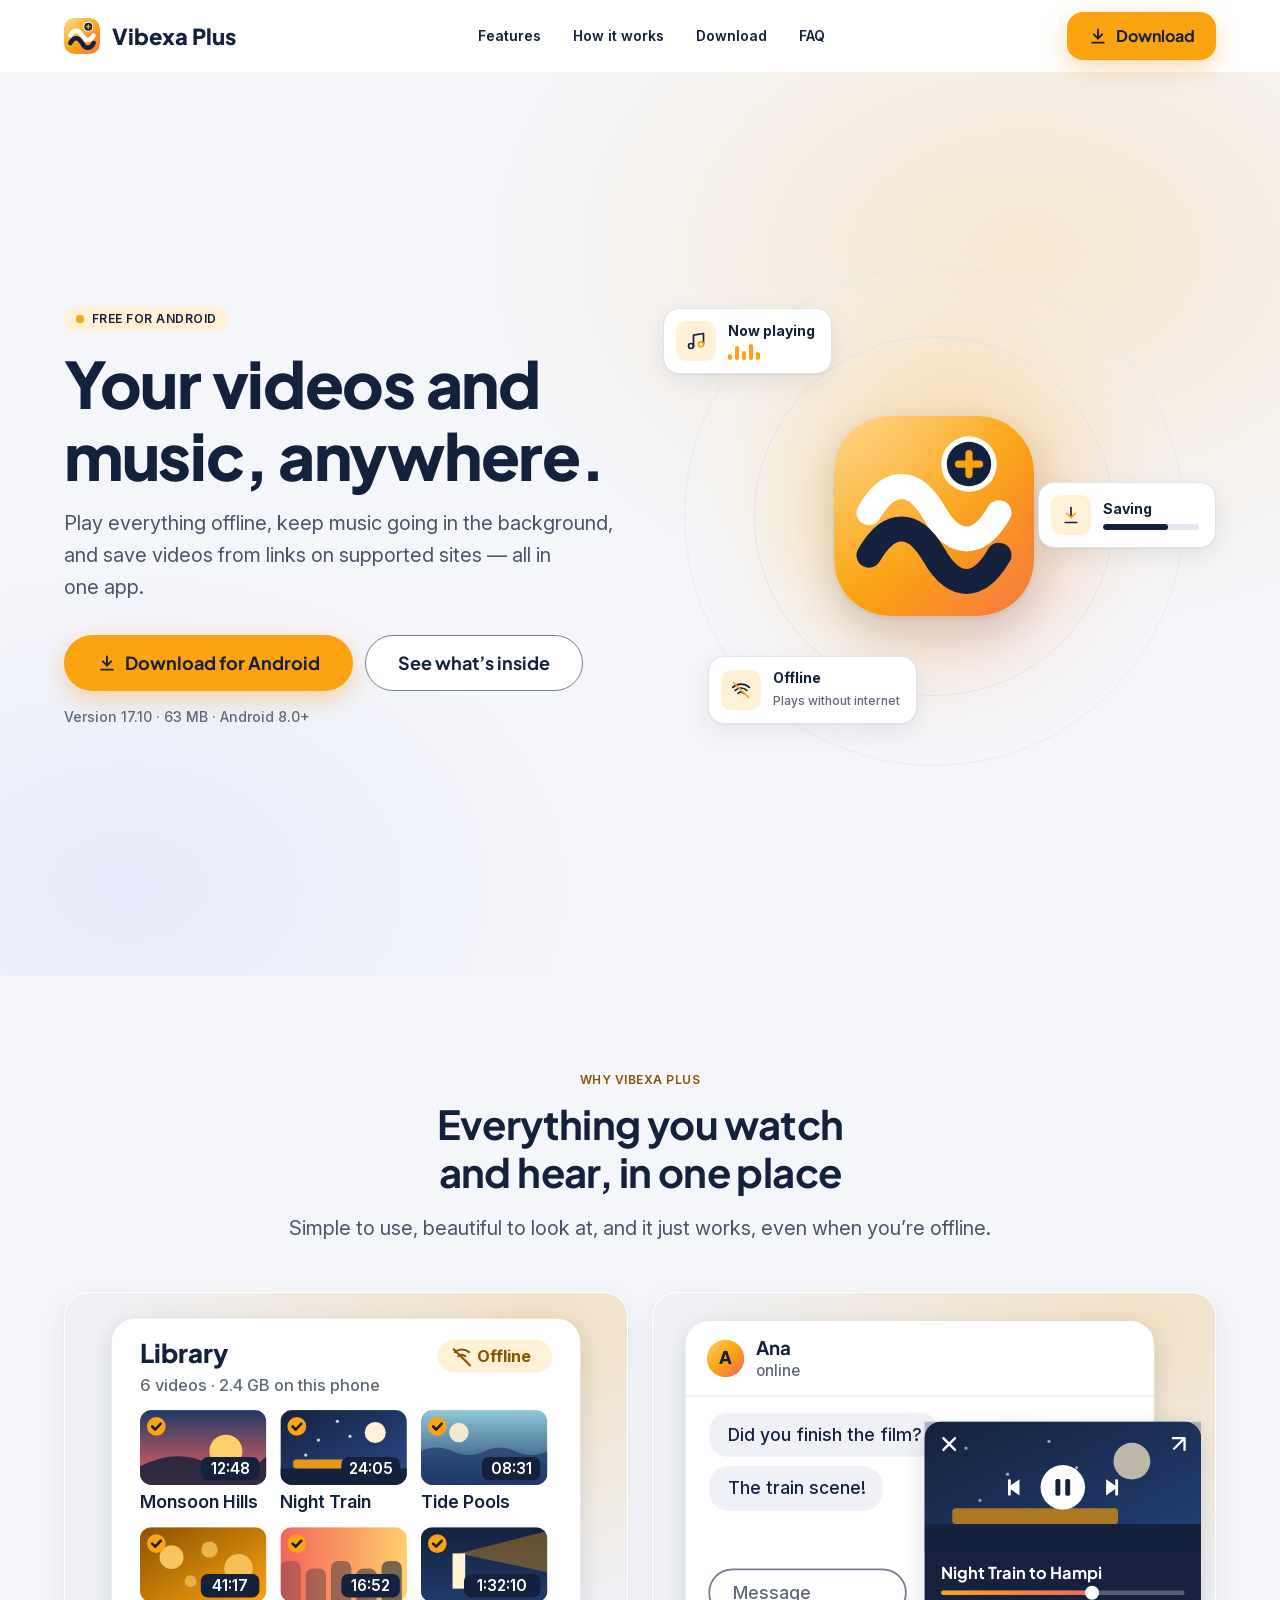
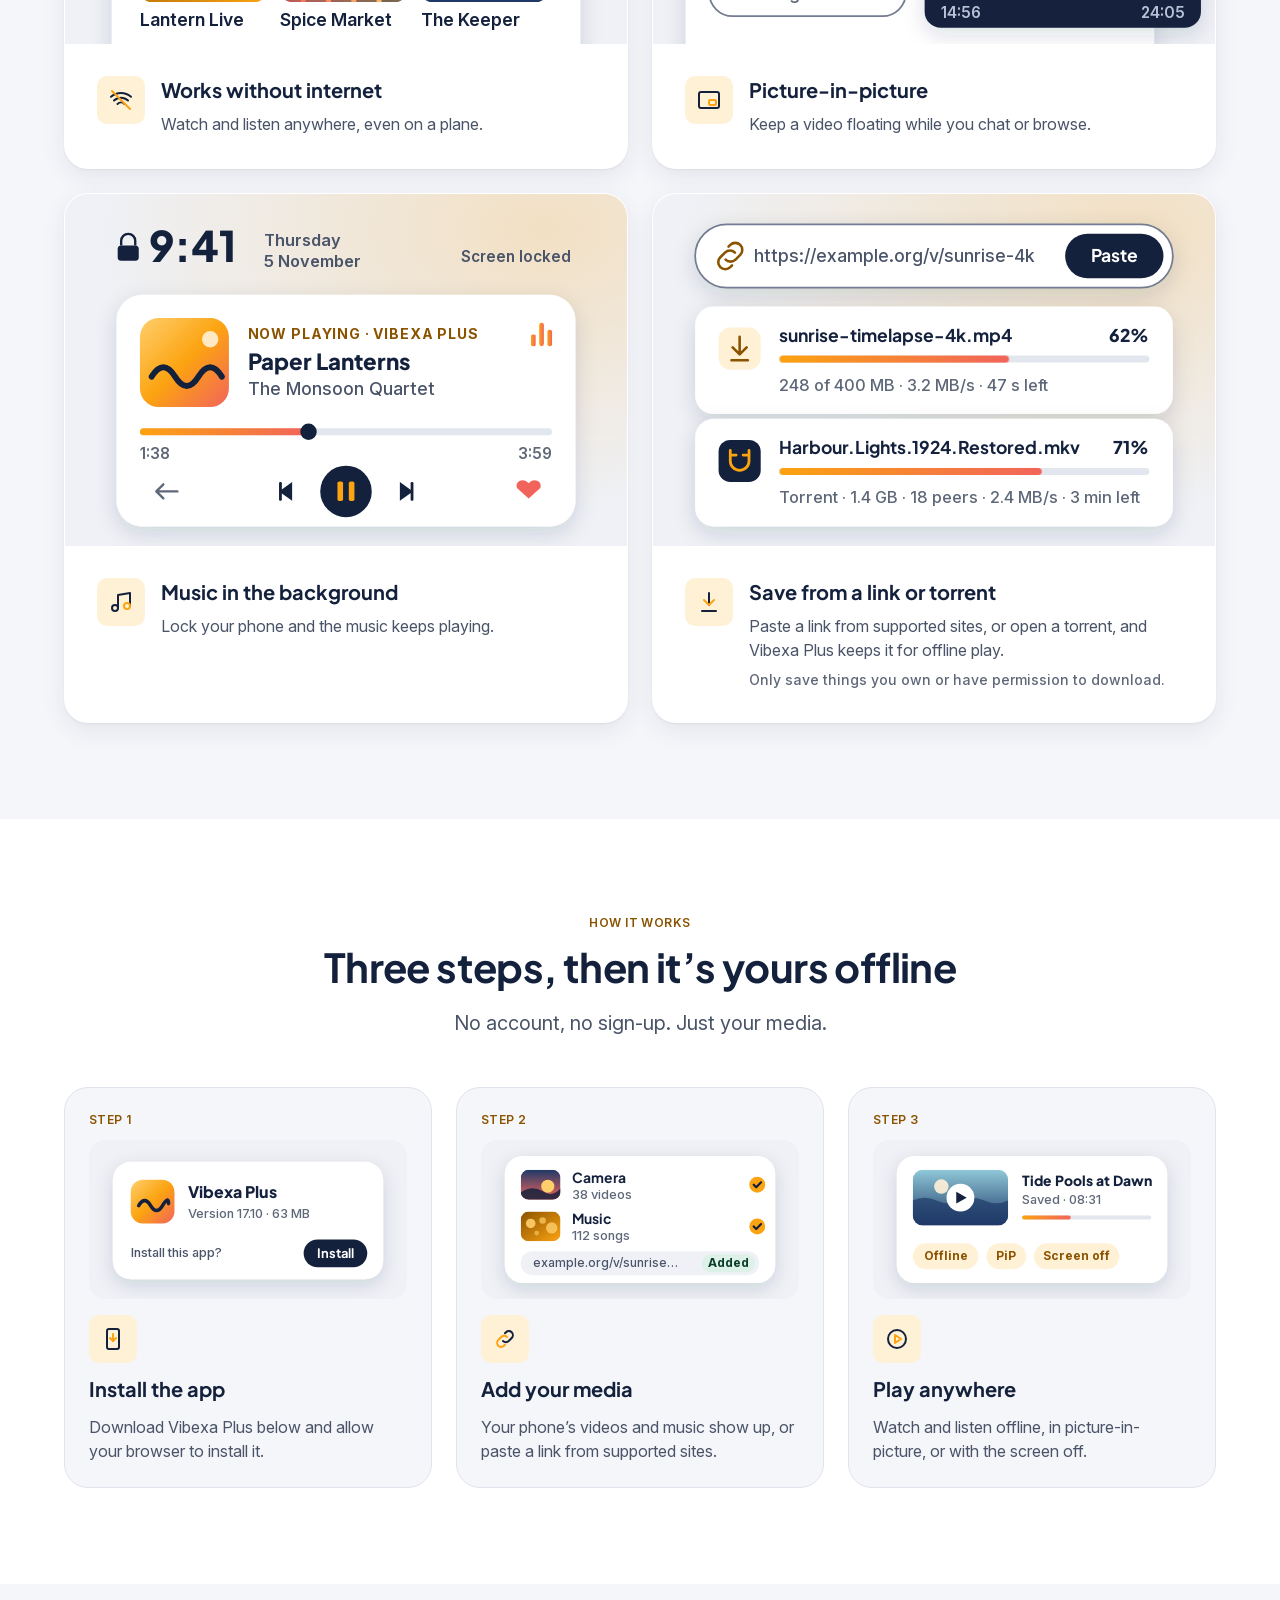
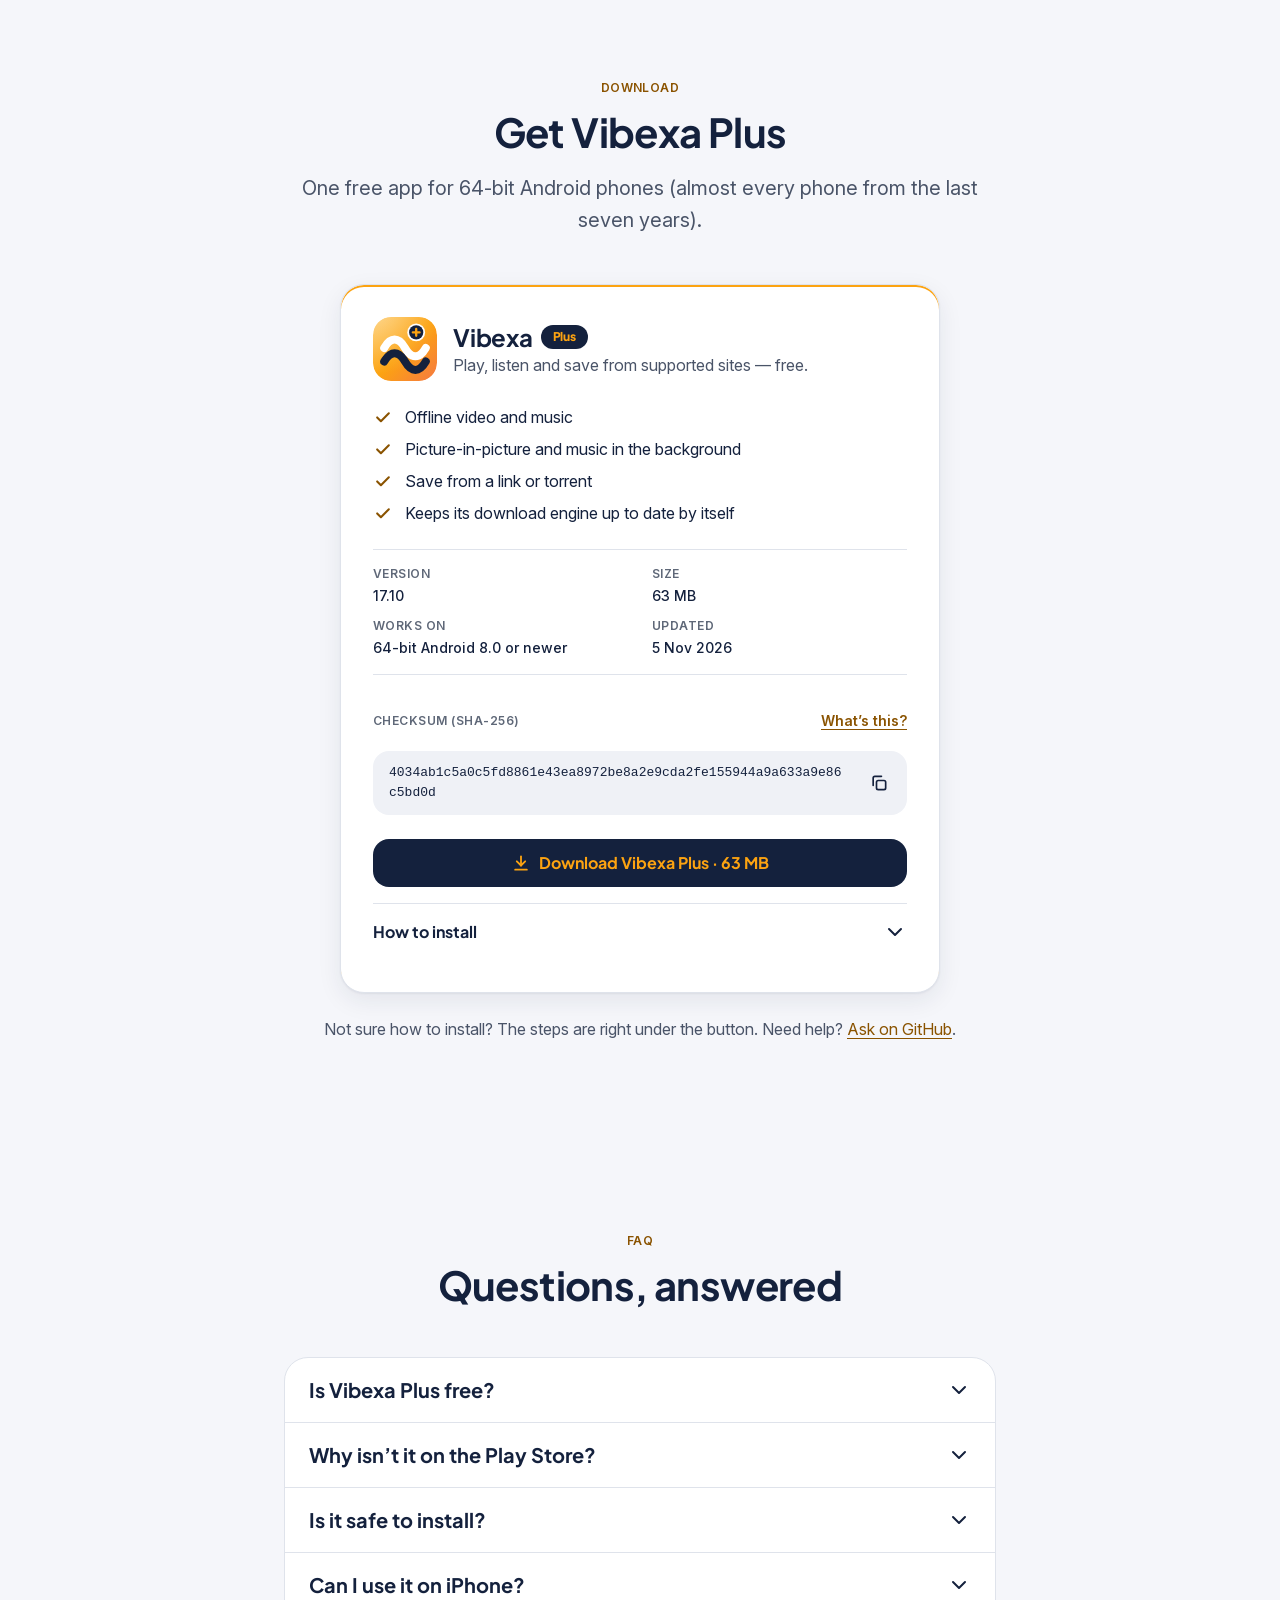
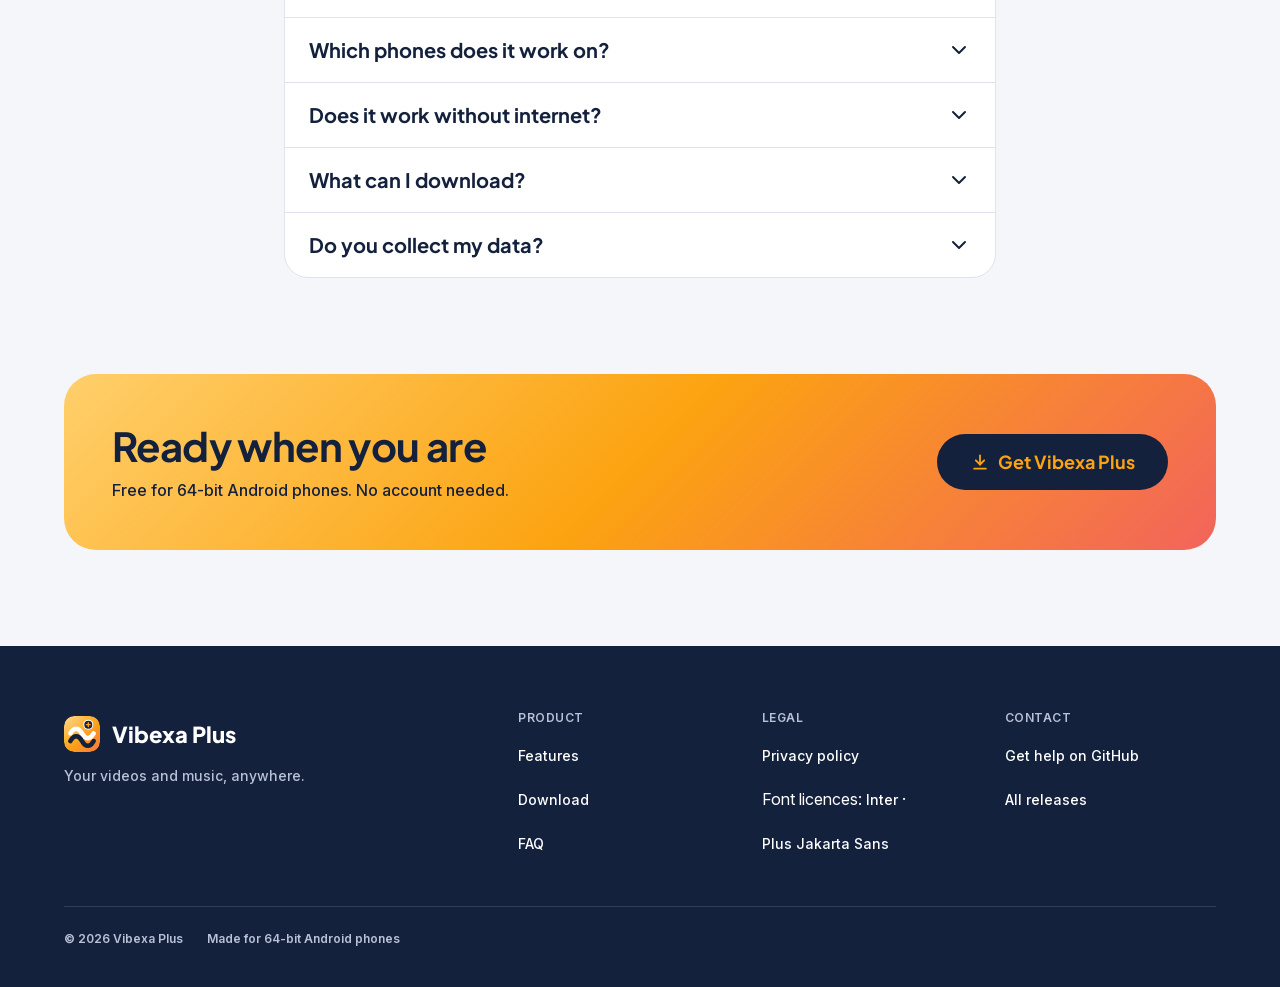
<file: index.html>
<!doctype html>
<html lang="en">
<head>
<meta charset="utf-8">
<meta name="viewport" content="width=device-width, initial-scale=1">
<title>Vibexa Plus – your videos and music, anywhere</title>
<meta name="description" content="Vibexa Plus is a free video and music player for 64-bit Android phones. Play everything without internet, keep music going in the background, and save videos from a link.">
<meta name="theme-color" content="#F5F6FA">
<meta name="color-scheme" content="light">
<link rel="canonical" href="https://vibexaplus.github.io/">
<meta property="og:type" content="website">
<meta property="og:site_name" content="Vibexa Plus">
<meta property="og:title" content="Vibexa Plus – your videos and music, anywhere">
<meta property="og:description" content="Vibexa Plus is a free video and music player for 64-bit Android phones. Play everything without internet, keep music going in the background, and save videos from a link.">
<meta property="og:image" content="https://vibexaplus.github.io/og.png">
<meta property="og:image:width" content="1200"><meta property="og:image:height" content="630">
<meta name="twitter:card" content="summary_large_image">
<link rel="icon" href="favicon.svg" type="image/svg+xml">
<link rel="icon" href="assets/img/favicon-32.png" sizes="32x32" type="image/png">
<link rel="apple-touch-icon" href="assets/img/apple-touch-icon.png">
<link rel="preload" href="fonts/PlusJakartaSans-Variable.woff2" as="font" type="font/woff2" crossorigin>
<link rel="preload" href="fonts/Inter-Variable.woff2" as="font" type="font/woff2" crossorigin>
<link rel="stylesheet" href="assets/tokens.css">
<link rel="stylesheet" href="assets/site.css">
</head>
<body>
<a class="skip" href="#main">Skip to content</a>
<header class="site-header">
 <div class="container">
  <a class="brand" href="index.html#top"><img src="assets/img/logo-plus.svg" alt="" width="36" height="36"><span>Vibexa Plus</span></a>
  <nav class="nav-main" aria-label="Main">
   <a href="index.html#features">Features</a><a href="index.html#how">How it works</a><a href="index.html#download">Download</a><a href="index.html#faq">FAQ</a>
  </nav>
  <div class="header-cta"><a class="btn btn-primary" href="index.html#download"><svg viewBox="0 0 24 24" fill="none" stroke="currentColor" stroke-width="2.2" stroke-linecap="round" stroke-linejoin="round" aria-hidden="true"><path d="M12 4v11"/><path d="m7 10 5 5 5-5"/><path d="M5 20h14"/></svg>Download</a></div>
  <button class="icon-btn menu-btn" type="button" aria-label="Open menu" aria-expanded="false" aria-controls="menu-sheet"><svg class="i-open" viewBox="0 0 24 24" fill="none" stroke="currentColor" stroke-width="2" stroke-linecap="round" aria-hidden="true"><path d="M4 7h16M4 12h16M4 17h16"/></svg><svg class="i-close" style="display:none" viewBox="0 0 24 24" fill="none" stroke="currentColor" stroke-width="2" stroke-linecap="round" aria-hidden="true"><path d="M6 6l12 12M18 6 6 18"/></svg></button>
 </div>
</header>
<div class="sheet" id="menu-sheet">
 <nav aria-label="Mobile">
  <ul><li><a href="index.html#features">Features</a></li><li><a href="index.html#how">How it works</a></li><li><a href="index.html#faq">FAQ</a></li><li><a href="privacy.html">Privacy policy</a></li></ul>
 </nav>
 <a class="btn btn-primary btn-block" href="index.html#download"><svg viewBox="0 0 24 24" fill="none" stroke="currentColor" stroke-width="2.2" stroke-linecap="round" stroke-linejoin="round" aria-hidden="true"><path d="M12 4v11"/><path d="m7 10 5 5 5-5"/><path d="M5 20h14"/></svg>Download</a>
</div>
<main id="main">
<section class="hero" id="top">
 <div class="container hero-grid">
  <div class="hero-text">
   <span class="chip t-caption reveal"><i aria-hidden="true"></i>Free for Android</span>
   <h1 class="t-display reveal">Your videos and music, anywhere.</h1>
   <p class="t-lead reveal">Play everything offline, keep music going in the background, and save videos from links on supported sites — all in one app.</p>
   <div class="hero-actions reveal">
    <a class="btn btn-primary btn-lg" href="#download"><svg viewBox="0 0 24 24" fill="none" stroke="currentColor" stroke-width="2.2" stroke-linecap="round" stroke-linejoin="round" aria-hidden="true"><path d="M12 4v11"/><path d="m7 10 5 5 5-5"/><path d="M5 20h14"/></svg>Download for Android</a>
    <a class="btn btn-secondary btn-lg" href="#features">See what’s inside</a>
   </div>
   <div class="ios-note" data-ios-note hidden role="note"><svg viewBox="0 0 24 24" aria-hidden="true"><circle cx="12" cy="12" r="9"/><path d="M12 11v5M12 7.5v.5"/></svg><div><p><b>Vibexa Plus is an Android app.</b> iPhone and iPad can’t install APK files.</p><p class="t-small">Open this page on an Android phone or tablet to download it.</p><button class="btn btn-secondary ios-copy" type="button">Copy link to open on Android</button><span class="ios-copied t-small" aria-live="polite"></span></div></div>
   <p class="hero-meta t-small reveal"><span data-meta>Version <span data-cfg="app.version">17.10</span> · <span data-cfg="app.sizeMb" data-suf=" MB">63 MB</span> · <span data-cfg="minAndroid" data-pre="Android " data-suf="+">Android 8.0+</span></span></p>
  </div>
  <!-- SHOTS HOOK (hero): to use real screenshots later, replace .hero-art with
       <div class="devices" aria-hidden="true"><div class="glow"></div><div class="phone back">{shot('NAME','',252)} loading="lazy"></div><div class="phone front">{shot('NAME','',268)} fetchpriority="high"></div></div>
       (the .devices/.phone CSS is kept in site.css; check.sh verifies every referenced image exists). -->
  <div class="hero-art" aria-hidden="true">
   <div class="glow"></div>
   <div class="ring r1"></div><div class="ring r2"></div>
   <img class="mark" src="assets/img/logo-plus.svg" alt="" width="200" height="200">
   <div class="float f1"><div class="ic" aria-hidden="true"><svg viewBox="0 0 24 24"><path d="M9 18V5l12-2v13"/><circle cx="6" cy="18" r="3"/><circle class="acc" cx="18" cy="16" r="3"/></svg></div><div><b>Now playing</b><span class="eq"><i></i><i></i><i></i><i></i><i></i></span></div></div>
   <div class="float f2"><div class="ic" aria-hidden="true"><svg viewBox="0 0 24 24"><path d="M12 3v12"/><path class="acc" d="m7 10 5 5 5-5"/><path d="M5 21h14"/></svg></div><div><b>Saving</b><span class="bar"><i></i></span></div></div>
   <div class="float f3"><div class="ic" aria-hidden="true"><svg viewBox="0 0 24 24"><path d="M2 8.8a15 15 0 0 1 20 0"/><path d="M5 12.5a10 10 0 0 1 14 0"/><path d="M8.5 16a5 5 0 0 1 7 0"/><path class="acc" d="M3 3l18 18"/></svg></div><div><b>Offline</b><span class="t-small">Plays without internet</span></div></div>
  </div>
  </div>
 </div>
</section>

<section class="section" id="features">
 <div class="container">
  <div class="sec-head"><span class="eyebrow t-caption">Why Vibexa Plus</span><h2 class="t-h2">Everything you watch and hear, in one place</h2><p class="t-lead">Simple to use, beautiful to look at, and it just works, even when you’re offline.</p></div>
  <div class="features">
   <article class="feature reveal"><div class="visual fx-wrap" aria-hidden="true"><!-- SHOTS HOOK: swap for <div class="crop">{shot(...)}</div> --><svg class="fx fx-off" viewBox="0 0 480 300" xmlns="http://www.w3.org/2000/svg" aria-hidden="true" focusable="false" role="presentation"><defs>
<linearGradient id="off-wave" x1="0" y1="0" x2="1" y2="1"><stop offset="0" stop-color="#FFCF6B"/><stop offset=".5" stop-color="#FCA311"/><stop offset="1" stop-color="#F2645B"/></linearGradient>
<linearGradient id="off-prog" x1="0" x2="1"><stop offset="0" stop-color="#FCA311"/><stop offset="1" stop-color="#F2645B"/></linearGradient>
<linearGradient id="off-dusk" x1="0" y1="0" x2="0" y2="1"><stop offset="0" stop-color="#1F3A68"/><stop offset="1" stop-color="#F2645B"/></linearGradient>
<linearGradient id="off-night" x1="0" y1="0" x2="1" y2="1"><stop offset="0" stop-color="#14213D"/><stop offset="1" stop-color="#2B4C8C"/></linearGradient>
<linearGradient id="off-sea" x1="0" y1="0" x2="0" y2="1"><stop offset="0" stop-color="#8FC8D8"/><stop offset="1" stop-color="#1F3A68"/></linearGradient>
<linearGradient id="off-lantern" x1="0" y1="0" x2="1" y2="1"><stop offset="0" stop-color="#8A5300"/><stop offset="1" stop-color="#FCA311"/></linearGradient>
<linearGradient id="off-spice" x1="0" y1="0" x2="1" y2="0"><stop offset="0" stop-color="#F2645B"/><stop offset="1" stop-color="#FFCF6B"/></linearGradient>
<linearGradient id="off-light" x1="0" y1="0" x2="0" y2="1"><stop offset="0" stop-color="#14213D"/><stop offset="1" stop-color="#1F3A68"/></linearGradient>
<radialGradient id="off-wash" cx=".85" cy=".1" r=".8"><stop offset="0" stop-color="#FCA311" stop-opacity=".22"/><stop offset="1" stop-color="#FCA311" stop-opacity="0"/></radialGradient>
<filter id="off-sh" x="-20%" y="-20%" width="140%" height="150%"><feDropShadow dx="0" dy="6" stdDeviation="9" flood-color="#14213D" flood-opacity=".14"/></filter>
<clipPath id="off-c"><rect width="480" height="300"/></clipPath>
</defs><rect width="480" height="300" fill="url(#off-wash)"/><g filter="url(#off-sh)"><rect x="40" y="22" width="400" height="300" rx="20" fill="#fff"/></g><text class="d" x="64" y="60" font-size="22" font-weight="800" fill="#14213D">Library</text><text class="b" x="64" y="84" font-size="14" font-weight="500" fill="#5F6878">6 videos · 2.4 GB on this phone</text><rect x="318" y="40" width="98" height="28" rx="14" fill="#FFF1D6"/><path d="M333 50.5a9 9 0 0 1 12 0M336 54a5 5 0 0 1 6 0" fill="none" stroke="#8A5300" stroke-width="1.8" stroke-linecap="round"/><path d="M332 48l14 14" stroke="#8A5300" stroke-width="1.8" stroke-linecap="round"/><text class="b" x="352" y="59" font-size="14" font-weight="700" fill="#8A5300">Offline</text><clipPath id="off-t64-100"><rect x="64" y="100" width="108" height="64" rx="10"/></clipPath><g clip-path="url(#off-t64-100)"><rect x="64" y="100" width="108" height="64" fill="url(#off-dusk)"/><circle cx="137.4" cy="135.2" r="14.1" fill="#FFCF6B"/><path d="M64 148.0 Q96.4 132.0 123.4 146.1 T172 139.7 V164 H64Z" fill="#14213D" opacity=".85"/></g><rect x="116.0" y="140" width="50.0" height="20" rx="6" fill="#14213D"/><text class="b" x="141.0" y="154.5" font-size="13" font-weight="600" fill="#FFFFFF" text-anchor="middle">12:48</text><circle cx="78" cy="114" r="8" fill="#FCA311"/><path d="M74.4 114 l2.6 2.6 l4.8 -5.0" fill="none" stroke="#14213D" stroke-width="2.2" stroke-linecap="round" stroke-linejoin="round"/><text class="b" x="64" y="184" font-size="15" font-weight="600" fill="#14213D">Monsoon Hills</text><clipPath id="off-t184-100"><rect x="184" y="100" width="108" height="64" rx="10"/></clipPath><g clip-path="url(#off-t184-100)"><rect x="184" y="100" width="108" height="64" fill="url(#off-night)"/><circle cx="265.0" cy="119.2" r="9.0" fill="#FFF1D6"/><circle cx="200.2" cy="112.8" r="1.4" fill="#fff" opacity=".8"/><circle cx="216.4" cy="125.6" r="1.4" fill="#fff" opacity=".8"/><circle cx="232.6" cy="109.6" r="1.4" fill="#fff" opacity=".8"/><circle cx="243.4" cy="122.4" r="1.4" fill="#fff" opacity=".8"/><circle cx="205.6" cy="138.4" r="1.4" fill="#fff" opacity=".8"/><rect x="184" y="149.9" width="108" height="14.1" fill="#14213D"/><rect x="194.8" y="142.2" width="64.8" height="7.7" rx="3" fill="#FCA311" opacity=".9"/></g><rect x="236.0" y="140" width="50.0" height="20" rx="6" fill="#14213D"/><text class="b" x="261.0" y="154.5" font-size="13" font-weight="600" fill="#FFFFFF" text-anchor="middle">24:05</text><circle cx="198" cy="114" r="8" fill="#FCA311"/><path d="M194.4 114 l2.6 2.6 l4.8 -5.0" fill="none" stroke="#14213D" stroke-width="2.2" stroke-linecap="round" stroke-linejoin="round"/><text class="b" x="184" y="184" font-size="15" font-weight="600" fill="#14213D">Night Train</text><clipPath id="off-t304-100"><rect x="304" y="100" width="108" height="64" rx="10"/></clipPath><g clip-path="url(#off-t304-100)"><rect x="304" y="100" width="108" height="64" fill="url(#off-sea)"/><path d="M304 135.2 q13.5 -6.4 27.0 0 t27.0 0 t27.0 0 t27.0 0 V164 H304Z" fill="#1F3A68" opacity=".7"/><circle cx="336.4" cy="119.2" r="8.3" fill="#FFF1D6" opacity=".9"/></g><rect x="356.0" y="140" width="50.0" height="20" rx="6" fill="#14213D"/><text class="b" x="381.0" y="154.5" font-size="13" font-weight="600" fill="#FFFFFF" text-anchor="middle">08:31</text><circle cx="318" cy="114" r="8" fill="#FCA311"/><path d="M314.4 114 l2.6 2.6 l4.8 -5.0" fill="none" stroke="#14213D" stroke-width="2.2" stroke-linecap="round" stroke-linejoin="round"/><text class="b" x="304" y="184" font-size="15" font-weight="600" fill="#14213D">Tide Pools</text><clipPath id="off-t64-200"><rect x="64" y="200" width="108" height="64" rx="10"/></clipPath><g clip-path="url(#off-t64-200)"><rect x="64" y="200" width="108" height="64" fill="url(#off-lantern)"/><circle cx="91.0" cy="225.6" r="10.2" fill="#FFCF6B" opacity="0.9"/><circle cx="123.4" cy="219.2" r="7.0" fill="#FFCF6B" opacity="0.7"/><circle cx="148.2" cy="235.2" r="12.2" fill="#FFCF6B" opacity="0.8"/><circle cx="107.2" cy="246.1" r="5.1" fill="#FFCF6B" opacity="0.6"/></g><rect x="116.0" y="240" width="50.0" height="20" rx="6" fill="#14213D"/><text class="b" x="141.0" y="254.5" font-size="13" font-weight="600" fill="#FFFFFF" text-anchor="middle">41:17</text><circle cx="78" cy="214" r="8" fill="#FCA311"/><path d="M74.4 214 l2.6 2.6 l4.8 -5.0" fill="none" stroke="#14213D" stroke-width="2.2" stroke-linecap="round" stroke-linejoin="round"/><text class="b" x="64" y="284" font-size="15" font-weight="600" fill="#14213D">Lantern Live</text><clipPath id="off-t184-200"><rect x="184" y="200" width="108" height="64" rx="10"/></clipPath><g clip-path="url(#off-t184-200)"><rect x="184" y="200" width="108" height="64" fill="url(#off-spice)"/><rect x="184.0" y="228.8" width="17.3" height="64.0" rx="6" fill="#14213D" opacity="0.25"/><rect x="205.6" y="235.2" width="17.3" height="64.0" rx="6" fill="#14213D" opacity="0.33"/><rect x="227.2" y="228.8" width="17.3" height="64.0" rx="6" fill="#14213D" opacity="0.41"/><rect x="248.8" y="235.2" width="17.3" height="64.0" rx="6" fill="#14213D" opacity="0.49"/><rect x="270.4" y="228.8" width="17.3" height="64.0" rx="6" fill="#14213D" opacity="0.57"/></g><rect x="236.0" y="240" width="50.0" height="20" rx="6" fill="#14213D"/><text class="b" x="261.0" y="254.5" font-size="13" font-weight="600" fill="#FFFFFF" text-anchor="middle">16:52</text><circle cx="198" cy="214" r="8" fill="#FCA311"/><path d="M194.4 214 l2.6 2.6 l4.8 -5.0" fill="none" stroke="#14213D" stroke-width="2.2" stroke-linecap="round" stroke-linejoin="round"/><text class="b" x="184" y="284" font-size="15" font-weight="600" fill="#14213D">Spice Market</text><clipPath id="off-t304-200"><rect x="304" y="200" width="108" height="64" rx="10"/></clipPath><g clip-path="url(#off-t304-200)"><rect x="304" y="200" width="108" height="64" fill="url(#off-light)"/><path d="M336.4 222.4 L412 203.2 V238.4Z" fill="#FCA311" opacity=".35"/><rect x="331.0" y="222.4" width="10.8" height="32.0" fill="#FFF1D6"/><rect x="304" y="252.5" width="108" height="11.5" fill="#1F3A68"/></g><rect x="340.8" y="240" width="65.2" height="20" rx="6" fill="#14213D"/><text class="b" x="373.4" y="254.5" font-size="13" font-weight="600" fill="#FFFFFF" text-anchor="middle">1:32:10</text><circle cx="318" cy="214" r="8" fill="#FCA311"/><path d="M314.4 214 l2.6 2.6 l4.8 -5.0" fill="none" stroke="#14213D" stroke-width="2.2" stroke-linecap="round" stroke-linejoin="round"/><text class="b" x="304" y="284" font-size="15" font-weight="600" fill="#14213D">The Keeper</text></svg></div><div class="body"><div class="ic" aria-hidden="true"><svg viewBox="0 0 24 24"><path d="M2 8.8a15 15 0 0 1 20 0"/><path d="M5 12.5a10 10 0 0 1 14 0"/><path d="M8.5 16a5 5 0 0 1 7 0"/><path class="acc" d="M3 3l18 18"/></svg></div><div><h3 class="t-h4">Works without internet</h3><p>Watch and listen anywhere, even on a plane.</p></div></div></article>
   <article class="feature reveal"><div class="visual fx-wrap" aria-hidden="true"><svg class="fx fx-pip" viewBox="0 0 480 300" xmlns="http://www.w3.org/2000/svg" aria-hidden="true" focusable="false" role="presentation"><defs>
<linearGradient id="pip-wave" x1="0" y1="0" x2="1" y2="1"><stop offset="0" stop-color="#FFCF6B"/><stop offset=".5" stop-color="#FCA311"/><stop offset="1" stop-color="#F2645B"/></linearGradient>
<linearGradient id="pip-prog" x1="0" x2="1"><stop offset="0" stop-color="#FCA311"/><stop offset="1" stop-color="#F2645B"/></linearGradient>
<linearGradient id="pip-dusk" x1="0" y1="0" x2="0" y2="1"><stop offset="0" stop-color="#1F3A68"/><stop offset="1" stop-color="#F2645B"/></linearGradient>
<linearGradient id="pip-night" x1="0" y1="0" x2="1" y2="1"><stop offset="0" stop-color="#14213D"/><stop offset="1" stop-color="#2B4C8C"/></linearGradient>
<linearGradient id="pip-sea" x1="0" y1="0" x2="0" y2="1"><stop offset="0" stop-color="#8FC8D8"/><stop offset="1" stop-color="#1F3A68"/></linearGradient>
<linearGradient id="pip-lantern" x1="0" y1="0" x2="1" y2="1"><stop offset="0" stop-color="#8A5300"/><stop offset="1" stop-color="#FCA311"/></linearGradient>
<linearGradient id="pip-spice" x1="0" y1="0" x2="1" y2="0"><stop offset="0" stop-color="#F2645B"/><stop offset="1" stop-color="#FFCF6B"/></linearGradient>
<linearGradient id="pip-light" x1="0" y1="0" x2="0" y2="1"><stop offset="0" stop-color="#14213D"/><stop offset="1" stop-color="#1F3A68"/></linearGradient>
<radialGradient id="pip-wash" cx=".85" cy=".1" r=".8"><stop offset="0" stop-color="#FCA311" stop-opacity=".22"/><stop offset="1" stop-color="#FCA311" stop-opacity="0"/></radialGradient>
<filter id="pip-sh" x="-20%" y="-20%" width="140%" height="150%"><feDropShadow dx="0" dy="6" stdDeviation="9" flood-color="#14213D" flood-opacity=".14"/></filter>
<clipPath id="pip-c"><rect width="480" height="300"/></clipPath>
</defs><rect width="480" height="300" fill="url(#pip-wash)"/><g filter="url(#pip-sh)"><rect x="28" y="24" width="400" height="300" rx="20" fill="#fff"/></g><circle cx="62" cy="56" r="16" fill="url(#pip-wave)"/><text class="d" x="62" y="61" font-size="15" font-weight="800" fill="#14213D" text-anchor="middle">A</text><text class="d" x="88" y="53" font-size="16" font-weight="700" fill="#14213D">Ana</text><text class="b" x="88" y="71" font-size="13" font-weight="500" fill="#5F6878">online</text><line x1="28" y1="88" x2="428" y2="88" stroke="#DFE3EB"/><rect x="48" y="102" width="196" height="38" rx="16" fill="#EFF1F6"/><text class="b" x="64" y="126" font-size="15" font-weight="500" fill="#14213D">Did you finish the film?</text><rect x="48" y="148" width="148" height="38" rx="16" fill="#EFF1F6"/><text class="b" x="64" y="172" font-size="15" font-weight="500" fill="#14213D">The train scene!</text><rect x="48" y="236" width="168" height="40" rx="20" fill="#fff" stroke="#737C90" stroke-width="1.5"/><text class="b" x="68" y="261" font-size="15" font-weight="500" fill="#5F6878">Message</text><g class="pip-win" filter="url(#pip-sh)"><rect x="232" y="110" width="236" height="176" rx="14" fill="#14213D"/></g><clipPath id="pip-t232-110"><path d="M232 222V124a14 14 0 0 1 14-14h208a14 14 0 0 1 14 14v98Z"/></clipPath><g clip-path="url(#pip-t232-110)"><rect x="232" y="110" width="236" height="112" fill="url(#pip-night)"/><circle cx="409.0" cy="143.6" r="15.7" fill="#FFF1D6"/><circle cx="267.4" cy="132.4" r="1.4" fill="#fff" opacity=".8"/><circle cx="302.8" cy="154.8" r="1.4" fill="#fff" opacity=".8"/><circle cx="338.2" cy="126.8" r="1.4" fill="#fff" opacity=".8"/><circle cx="361.8" cy="149.2" r="1.4" fill="#fff" opacity=".8"/><circle cx="279.2" cy="177.2" r="1.4" fill="#fff" opacity=".8"/><rect x="232" y="197.4" width="236" height="24.6" fill="#14213D"/><rect x="255.6" y="183.9" width="141.6" height="13.4" rx="3" fill="#FCA311" opacity=".9"/></g><rect x="232" y="110" width="236" height="112" fill="#14213D" opacity=".28"/><path d="M248 124l10 10M258 124l-10 10" stroke="#fff" stroke-width="2" stroke-linecap="round"/><path d="M444 124h10v10M454 124l-9 9" fill="none" stroke="#fff" stroke-width="2" stroke-linecap="round" stroke-linejoin="round"/><path d="M313 159 L303.2 166 L313 173Z" fill="#FFFFFF"/><rect x="303.2 " y="159" width="2.4" height="14" rx="1" fill="#FFFFFF"/><circle cx="350" cy="166" r="19" fill="#FFFFFF"/><rect x="343.7" y="158.8" width="4.2" height="14.4" rx="1.5" fill="#14213D"/><rect x="352.1" y="158.8" width="4.2" height="14.4" rx="1.5" fill="#14213D"/><path d="M387 159 L396.8 166 L387 173Z" fill="#FFFFFF"/><rect x="394.8 " y="159" width="2.4" height="14" rx="1" fill="#FFFFFF"/><text class="d" x="246" y="244" font-size="14" font-weight="700" fill="#FFFFFF">Night Train to Hampi</text><rect x="246" y="254" width="208" height="4" rx="2" fill="#FFFFFF" opacity=".28"/><rect class="scrub" x="246" y="254" width="129" height="4" rx="2" fill="url(#pip-prog)"/><circle cx="375" cy="256" r="6" fill="#fff"/><text class="b" x="246" y="278" font-size="13" font-weight="600" fill="#B8C1D6">14:56</text><text class="b" x="454" y="278" font-size="13" font-weight="600" fill="#B8C1D6" text-anchor="end">24:05</text></svg></div><div class="body"><div class="ic" aria-hidden="true"><svg viewBox="0 0 24 24"><rect x="2" y="4" width="20" height="16" rx="2"/><rect class="acc" x="12" y="12" width="7" height="5" rx="1"/></svg></div><div><h3 class="t-h4">Picture-in-picture</h3><p>Keep a video floating while you chat or browse.</p></div></div></article>
   <article class="feature reveal"><div class="visual fx-wrap" aria-hidden="true"><!-- SHOTS HOOK --><svg class="fx fx-bgm" viewBox="0 0 480 300" xmlns="http://www.w3.org/2000/svg" aria-hidden="true" focusable="false" role="presentation"><defs>
<linearGradient id="bgm-wave" x1="0" y1="0" x2="1" y2="1"><stop offset="0" stop-color="#FFCF6B"/><stop offset=".5" stop-color="#FCA311"/><stop offset="1" stop-color="#F2645B"/></linearGradient>
<linearGradient id="bgm-prog" x1="0" x2="1"><stop offset="0" stop-color="#FCA311"/><stop offset="1" stop-color="#F2645B"/></linearGradient>
<linearGradient id="bgm-dusk" x1="0" y1="0" x2="0" y2="1"><stop offset="0" stop-color="#1F3A68"/><stop offset="1" stop-color="#F2645B"/></linearGradient>
<linearGradient id="bgm-night" x1="0" y1="0" x2="1" y2="1"><stop offset="0" stop-color="#14213D"/><stop offset="1" stop-color="#2B4C8C"/></linearGradient>
<linearGradient id="bgm-sea" x1="0" y1="0" x2="0" y2="1"><stop offset="0" stop-color="#8FC8D8"/><stop offset="1" stop-color="#1F3A68"/></linearGradient>
<linearGradient id="bgm-lantern" x1="0" y1="0" x2="1" y2="1"><stop offset="0" stop-color="#8A5300"/><stop offset="1" stop-color="#FCA311"/></linearGradient>
<linearGradient id="bgm-spice" x1="0" y1="0" x2="1" y2="0"><stop offset="0" stop-color="#F2645B"/><stop offset="1" stop-color="#FFCF6B"/></linearGradient>
<linearGradient id="bgm-light" x1="0" y1="0" x2="0" y2="1"><stop offset="0" stop-color="#14213D"/><stop offset="1" stop-color="#1F3A68"/></linearGradient>
<radialGradient id="bgm-wash" cx=".85" cy=".1" r=".8"><stop offset="0" stop-color="#FCA311" stop-opacity=".22"/><stop offset="1" stop-color="#FCA311" stop-opacity="0"/></radialGradient>
<filter id="bgm-sh" x="-20%" y="-20%" width="140%" height="150%"><feDropShadow dx="0" dy="6" stdDeviation="9" flood-color="#14213D" flood-opacity=".14"/></filter>
<clipPath id="bgm-c"><rect width="480" height="300"/></clipPath>
</defs><rect width="480" height="300" fill="url(#bgm-wash)"/><path d="M48 44v-4a6 6 0 0 1 12 0v4" fill="none" stroke="#14213D" stroke-width="2"/><rect x="45" y="44" width="18" height="13" rx="3" fill="#14213D"/><text class="d" x="72" y="58" font-size="36" font-weight="800" fill="#14213D">9:41</text><text class="b" x="170" y="44" font-size="14" font-weight="600" fill="#4A5468">Thursday</text><text class="b" x="170" y="62" font-size="14" font-weight="600" fill="#4A5468">5 November</text><text class="b" x="432" y="58" font-size="13" font-weight="600" fill="#4A5468" text-anchor="end">Screen locked</text><g filter="url(#bgm-sh)"><rect x="44" y="86" width="392" height="198" rx="22" fill="#fff"/></g><rect x="64" y="106" width="76" height="76" rx="16" fill="url(#bgm-wave)"/><path d="M74 156 q10 -16 20 0 t20 0 t20 0" fill="none" stroke="#14213D" stroke-width="5" stroke-linecap="round"/><circle cx="124" cy="124" r="7" fill="#FFF1D6" opacity=".9"/><text class="b" x="156" y="124" font-size="12" font-weight="800" fill="#8A5300" letter-spacing=".06em">NOW PLAYING · VIBEXA PLUS</text><text class="d" x="156" y="150" font-size="19" font-weight="800" fill="#14213D">Paper Lanterns</text><text class="b" x="156" y="172" font-size="15" font-weight="500" fill="#4A5468">The Monsoon Quartet</text><rect class="eq eq0" x="398" y="110" width="4" height="20" rx="2" fill="url(#bgm-prog)" style="transform-origin:400px 130px;transform:scaleY(0.5)"/><rect class="eq eq1" x="405" y="110" width="4" height="20" rx="2" fill="url(#bgm-prog)" style="transform-origin:407px 130px;transform:scaleY(1)"/><rect class="eq eq2" x="412" y="110" width="4" height="20" rx="2" fill="url(#bgm-prog)" style="transform-origin:414px 130px;transform:scaleY(0.7)"/><rect x="64" y="200" width="352" height="6" rx="3" fill="#E2E6EE"/><rect x="64" y="200" width="144" height="6" rx="3" fill="url(#bgm-prog)"/><circle cx="208" cy="203" r="7" fill="#14213D"/><text class="b" x="64" y="226" font-size="13" font-weight="600" fill="#5F6878">1:38</text><text class="b" x="416" y="226" font-size="13" font-weight="600" fill="#5F6878" text-anchor="end">3:59</text><path d="M194 246 L182.8 254 L194 262Z" fill="#14213D"/><rect x="182.8 " y="246" width="2.4" height="16" rx="1" fill="#14213D"/><circle cx="240" cy="254" r="22" fill="#14213D"/><rect x="232.7" y="245.6" width="4.8" height="16.7" rx="1.5" fill="#FCA311"/><rect x="242.4" y="245.6" width="4.8" height="16.7" rx="1.5" fill="#FCA311"/><path d="M286 246 L297.2 254 L286 262Z" fill="#14213D"/><rect x="295.2 " y="246" width="2.4" height="16" rx="1" fill="#14213D"/><path d="M84 248l-6 6 6 6M78 254h18" fill="none" stroke="#5F6878" stroke-width="2" stroke-linecap="round" stroke-linejoin="round"/><path d="M396 247c-4-5-12-2-10 4l10 9 10-9c2-6-6-9-10-4z" fill="#F2645B"/></svg></div><div class="body"><div class="ic" aria-hidden="true"><svg viewBox="0 0 24 24"><path d="M9 18V5l12-2v13"/><circle cx="6" cy="18" r="3"/><circle class="acc" cx="18" cy="16" r="3"/></svg></div><div><h3 class="t-h4">Music in the background</h3><p>Lock your phone and the music keeps playing.</p></div></div></article>
   <article class="feature reveal"><div class="visual fx-wrap" aria-hidden="true"><!-- SHOTS HOOK --><svg class="fx fx-dl" viewBox="0 0 480 300" xmlns="http://www.w3.org/2000/svg" aria-hidden="true" focusable="false" role="presentation"><defs>
<linearGradient id="dl-wave" x1="0" y1="0" x2="1" y2="1"><stop offset="0" stop-color="#FFCF6B"/><stop offset=".5" stop-color="#FCA311"/><stop offset="1" stop-color="#F2645B"/></linearGradient>
<linearGradient id="dl-prog" x1="0" x2="1"><stop offset="0" stop-color="#FCA311"/><stop offset="1" stop-color="#F2645B"/></linearGradient>
<linearGradient id="dl-dusk" x1="0" y1="0" x2="0" y2="1"><stop offset="0" stop-color="#1F3A68"/><stop offset="1" stop-color="#F2645B"/></linearGradient>
<linearGradient id="dl-night" x1="0" y1="0" x2="1" y2="1"><stop offset="0" stop-color="#14213D"/><stop offset="1" stop-color="#2B4C8C"/></linearGradient>
<linearGradient id="dl-sea" x1="0" y1="0" x2="0" y2="1"><stop offset="0" stop-color="#8FC8D8"/><stop offset="1" stop-color="#1F3A68"/></linearGradient>
<linearGradient id="dl-lantern" x1="0" y1="0" x2="1" y2="1"><stop offset="0" stop-color="#8A5300"/><stop offset="1" stop-color="#FCA311"/></linearGradient>
<linearGradient id="dl-spice" x1="0" y1="0" x2="1" y2="0"><stop offset="0" stop-color="#F2645B"/><stop offset="1" stop-color="#FFCF6B"/></linearGradient>
<linearGradient id="dl-light" x1="0" y1="0" x2="0" y2="1"><stop offset="0" stop-color="#14213D"/><stop offset="1" stop-color="#1F3A68"/></linearGradient>
<radialGradient id="dl-wash" cx=".85" cy=".1" r=".8"><stop offset="0" stop-color="#FCA311" stop-opacity=".22"/><stop offset="1" stop-color="#FCA311" stop-opacity="0"/></radialGradient>
<filter id="dl-sh" x="-20%" y="-20%" width="140%" height="150%"><feDropShadow dx="0" dy="6" stdDeviation="9" flood-color="#14213D" flood-opacity=".14"/></filter>
<clipPath id="dl-c"><rect width="480" height="300"/></clipPath>
</defs><rect width="480" height="300" fill="url(#dl-wash)"/><g filter="url(#dl-sh)"><rect x="36" y="26" width="408" height="54" rx="27" fill="#fff" stroke="#737C90" stroke-width="1.5"/></g><path d="M62 56a6 6 0 0 0 8.5 0l4-4a6 6 0 0 0-8.5-8.5l-1.5 1.5M70 50a6 6 0 0 0-8.5 0l-4 4a6 6 0 0 0 8.5 8.5l1.5-1.5" fill="none" stroke="#8A5300" stroke-width="2.2" stroke-linecap="round"/><text class="b" x="86" y="58" font-size="15" font-weight="500" fill="#4A5468">https://example.org/v/sunrise-4k</text><rect x="352" y="34" width="84" height="38" rx="19" fill="#14213D"/><text class="d" x="394" y="58" font-size="15" font-weight="700" fill="#FFFFFF" text-anchor="middle">Paste</text><g filter="url(#dl-sh)"><rect x="36" y="96" width="408" height="92" rx="16" fill="#fff"/></g><rect x="56" y="114" width="36" height="36" rx="10" fill="#FFF1D6"/><path d="M74 122v14M68 131l6 6 6-6M67 142h14" fill="none" stroke="#8A5300" stroke-width="2.2" stroke-linecap="round" stroke-linejoin="round"/><text class="d" x="108" y="126" font-size="15" font-weight="700" fill="#14213D">sunrise-timelapse-4k.mp4</text><text class="d" x="424" y="126" font-size="15" font-weight="800" fill="#14213D" text-anchor="end">62%</text><rect x="108" y="138" width="316" height="6" rx="3" fill="#E2E6EE"/><rect class="bar" x="108" y="138" width="196" height="6" rx="3" fill="url(#dl-prog)"/><text class="b" x="108" y="168" font-size="14" font-weight="500" fill="#5F6878">248 of 400 MB · 3.2 MB/s · 47 s left</text><g filter="url(#dl-sh)"><rect x="36" y="192" width="408" height="92" rx="16" fill="#fff"/></g><rect x="56" y="210" width="36" height="36" rx="10" fill="#14213D"/><path d="M66 219v9a8 8 0 0 0 16 0v-9M66 223h5M77 223h5" fill="none" stroke="#FCA311" stroke-width="2.4" stroke-linecap="round"/><text class="d" x="108" y="222" font-size="15" font-weight="700" fill="#14213D">Harbour.Lights.1924.Restored.mkv</text><text class="d" x="424" y="222" font-size="15" font-weight="800" fill="#14213D" text-anchor="end">71%</text><rect x="108" y="234" width="316" height="6" rx="3" fill="#E2E6EE"/><rect class="bar" x="108" y="234" width="224" height="6" rx="3" fill="url(#dl-prog)"/><text class="b" x="108" y="264" font-size="14" font-weight="500" fill="#5F6878">Torrent · 1.4 GB · 18 peers · 2.4 MB/s · 3 min left</text></svg></div><div class="body"><div class="ic" aria-hidden="true"><svg viewBox="0 0 24 24"><path d="M12 3v12"/><path class="acc" d="m7 10 5 5 5-5"/><path d="M5 21h14"/></svg></div><div><h3 class="t-h4">Save from a link or torrent</h3><p>Paste a link from supported sites, or open a torrent, and Vibexa Plus keeps it for offline play.</p><p class="note t-small">Only save things you own or have permission to download.</p></div></div></article>
  </div>
 </div>
</section>

<!-- SHOTS HOOK (section): when real screenshots exist, a carousel can return here:
     <ul class="track">…<li class="slide"><figure><div class="phone">{shot('NAME','ALT',220)} loading="lazy"></div><figcaption>…</figcaption></figure></li>…</ul>
     (carousel CSS/JS are kept and only run when .track exists). -->
<section class="section bg-white" id="how">
 <div class="container">
  <div class="sec-head"><span class="eyebrow t-caption">How it works</span><h2 class="t-h2">Three steps, then it’s yours offline</h2><p class="t-lead">No account, no sign-up. Just your media.</p></div>
  <ol class="how">
   <li class="step-card reveal"><span class="num t-caption">Step 1</span><div class="step-art" aria-hidden="true"><svg class="sx sx-s1" viewBox="0 0 320 160" xmlns="http://www.w3.org/2000/svg" aria-hidden="true" focusable="false" role="presentation"><defs>
<linearGradient id="s1-wave" x1="0" y1="0" x2="1" y2="1"><stop offset="0" stop-color="#FFCF6B"/><stop offset=".5" stop-color="#FCA311"/><stop offset="1" stop-color="#F2645B"/></linearGradient>
<linearGradient id="s1-prog" x1="0" x2="1"><stop offset="0" stop-color="#FCA311"/><stop offset="1" stop-color="#F2645B"/></linearGradient>
<linearGradient id="s1-dusk" x1="0" y1="0" x2="0" y2="1"><stop offset="0" stop-color="#1F3A68"/><stop offset="1" stop-color="#F2645B"/></linearGradient>
<linearGradient id="s1-night" x1="0" y1="0" x2="1" y2="1"><stop offset="0" stop-color="#14213D"/><stop offset="1" stop-color="#2B4C8C"/></linearGradient>
<linearGradient id="s1-sea" x1="0" y1="0" x2="0" y2="1"><stop offset="0" stop-color="#8FC8D8"/><stop offset="1" stop-color="#1F3A68"/></linearGradient>
<linearGradient id="s1-lantern" x1="0" y1="0" x2="1" y2="1"><stop offset="0" stop-color="#8A5300"/><stop offset="1" stop-color="#FCA311"/></linearGradient>
<linearGradient id="s1-spice" x1="0" y1="0" x2="1" y2="0"><stop offset="0" stop-color="#F2645B"/><stop offset="1" stop-color="#FFCF6B"/></linearGradient>
<linearGradient id="s1-light" x1="0" y1="0" x2="0" y2="1"><stop offset="0" stop-color="#14213D"/><stop offset="1" stop-color="#1F3A68"/></linearGradient>
<radialGradient id="s1-wash" cx=".85" cy=".1" r=".8"><stop offset="0" stop-color="#FCA311" stop-opacity=".22"/><stop offset="1" stop-color="#FCA311" stop-opacity="0"/></radialGradient>
<filter id="s1-sh" x="-20%" y="-20%" width="140%" height="150%"><feDropShadow dx="0" dy="6" stdDeviation="9" flood-color="#14213D" flood-opacity=".14"/></filter>
<clipPath id="s1-c"><rect width="320" height="160"/></clipPath>
</defs><g filter="url(#s1-sh)"><rect x="24" y="22" width="272" height="118" rx="18" fill="#fff"/></g><rect x="42" y="40" width="44" height="44" rx="12.3" fill="url(#s1-wave)"/><path d="M50 66 q6 -10 12 0 t12 0 t6 -2" fill="none" stroke="#14213D" stroke-width="3.6" stroke-linecap="round"/><text class="d" x="100" y="58" font-size="16" font-weight="800" fill="#14213D">Vibexa Plus</text><text class="b" x="100" y="78" font-size="13" font-weight="500" fill="#5F6878">Version 17.10 · 63 MB</text><text class="b" x="42" y="118" font-size="13" font-weight="500" fill="#4A5468">Install this app?</text><rect x="216" y="100" width="64" height="28" rx="14" fill="#14213D"/><text class="d" x="248" y="119" font-size="13" font-weight="700" fill="#FFFFFF" text-anchor="middle">Install</text></svg></div><div class="ic" aria-hidden="true"><svg viewBox="0 0 24 24"><rect x="6" y="2" width="12" height="20" rx="2"/><path class="acc" d="M12 7v7"/><path class="acc" d="m9 11 3 3 3-3"/></svg></div><h3 class="t-h4">Install the app</h3><p>Download Vibexa Plus below and allow your browser to install it.</p></li>
   <li class="step-card reveal"><span class="num t-caption">Step 2</span><div class="step-art" aria-hidden="true"><svg class="sx sx-s2" viewBox="0 0 320 160" xmlns="http://www.w3.org/2000/svg" aria-hidden="true" focusable="false" role="presentation"><defs>
<linearGradient id="s2-wave" x1="0" y1="0" x2="1" y2="1"><stop offset="0" stop-color="#FFCF6B"/><stop offset=".5" stop-color="#FCA311"/><stop offset="1" stop-color="#F2645B"/></linearGradient>
<linearGradient id="s2-prog" x1="0" x2="1"><stop offset="0" stop-color="#FCA311"/><stop offset="1" stop-color="#F2645B"/></linearGradient>
<linearGradient id="s2-dusk" x1="0" y1="0" x2="0" y2="1"><stop offset="0" stop-color="#1F3A68"/><stop offset="1" stop-color="#F2645B"/></linearGradient>
<linearGradient id="s2-night" x1="0" y1="0" x2="1" y2="1"><stop offset="0" stop-color="#14213D"/><stop offset="1" stop-color="#2B4C8C"/></linearGradient>
<linearGradient id="s2-sea" x1="0" y1="0" x2="0" y2="1"><stop offset="0" stop-color="#8FC8D8"/><stop offset="1" stop-color="#1F3A68"/></linearGradient>
<linearGradient id="s2-lantern" x1="0" y1="0" x2="1" y2="1"><stop offset="0" stop-color="#8A5300"/><stop offset="1" stop-color="#FCA311"/></linearGradient>
<linearGradient id="s2-spice" x1="0" y1="0" x2="1" y2="0"><stop offset="0" stop-color="#F2645B"/><stop offset="1" stop-color="#FFCF6B"/></linearGradient>
<linearGradient id="s2-light" x1="0" y1="0" x2="0" y2="1"><stop offset="0" stop-color="#14213D"/><stop offset="1" stop-color="#1F3A68"/></linearGradient>
<radialGradient id="s2-wash" cx=".85" cy=".1" r=".8"><stop offset="0" stop-color="#FCA311" stop-opacity=".22"/><stop offset="1" stop-color="#FCA311" stop-opacity="0"/></radialGradient>
<filter id="s2-sh" x="-20%" y="-20%" width="140%" height="150%"><feDropShadow dx="0" dy="6" stdDeviation="9" flood-color="#14213D" flood-opacity=".14"/></filter>
<clipPath id="s2-c"><rect width="320" height="160"/></clipPath>
</defs><g filter="url(#s2-sh)"><rect x="24" y="16" width="272" height="128" rx="18" fill="#fff"/></g><clipPath id="s2-t40-30"><rect x="40" y="30" width="40" height="30" rx="8"/></clipPath><g clip-path="url(#s2-t40-30)"><rect x="40" y="30" width="40" height="30" fill="url(#s2-dusk)"/><circle cx="67.2" cy="46.5" r="6.6" fill="#FFCF6B"/><path d="M40 52.5 Q52.0 45.0 62.0 51.6 T80 48.6 V60 H40Z" fill="#14213D" opacity=".85"/></g><text class="d" x="92" y="43" font-size="14" font-weight="700" fill="#14213D">Camera</text><text class="b" x="92" y="59" font-size="13" font-weight="500" fill="#5F6878">38 videos</text><circle cx="278" cy="45" r="8" fill="#FCA311"/><path d="M274.4 45 l2.6 2.6 l4.8 -5.0" fill="none" stroke="#14213D" stroke-width="2.2" stroke-linecap="round" stroke-linejoin="round"/><clipPath id="s2-t40-72"><rect x="40" y="72" width="40" height="30" rx="8"/></clipPath><g clip-path="url(#s2-t40-72)"><rect x="40" y="72" width="40" height="30" fill="url(#s2-lantern)"/><circle cx="50.0" cy="84.0" r="4.8" fill="#FFCF6B" opacity="0.9"/><circle cx="62.0" cy="81.0" r="3.3" fill="#FFCF6B" opacity="0.7"/><circle cx="71.2" cy="88.5" r="5.7" fill="#FFCF6B" opacity="0.8"/><circle cx="56.0" cy="93.6" r="2.4" fill="#FFCF6B" opacity="0.6"/></g><text class="d" x="92" y="85" font-size="14" font-weight="700" fill="#14213D">Music</text><text class="b" x="92" y="101" font-size="13" font-weight="500" fill="#5F6878">112 songs</text><circle cx="278" cy="87" r="8" fill="#FCA311"/><path d="M274.4 87 l2.6 2.6 l4.8 -5.0" fill="none" stroke="#14213D" stroke-width="2.2" stroke-linecap="round" stroke-linejoin="round"/><rect x="40" y="112" width="240" height="24" rx="12" fill="#EFF1F6"/><text class="b" x="52" y="128" font-size="12" font-weight="500" fill="#4A5468">example.org/v/sunrise…</text><rect x="222" y="115" width="54" height="18" rx="9" fill="#DDF1E8"/><text class="b" x="249" y="128" font-size="12" font-weight="700" fill="#0B3D2B" text-anchor="middle">Added</text></svg></div><div class="ic" aria-hidden="true"><svg viewBox="0 0 24 24"><path d="M10 14a4 4 0 0 0 5.7 0l3-3a4 4 0 0 0-5.7-5.7l-1 1"/><path class="acc" d="M14 10a4 4 0 0 0-5.7 0l-3 3a4 4 0 0 0 5.7 5.7l1-1"/></svg></div><h3 class="t-h4">Add your media</h3><p>Your phone’s videos and music show up, or paste a link from supported sites.</p></li>
   <li class="step-card reveal"><span class="num t-caption">Step 3</span><div class="step-art" aria-hidden="true"><svg class="sx sx-s3" viewBox="0 0 320 160" xmlns="http://www.w3.org/2000/svg" aria-hidden="true" focusable="false" role="presentation"><defs>
<linearGradient id="s3-wave" x1="0" y1="0" x2="1" y2="1"><stop offset="0" stop-color="#FFCF6B"/><stop offset=".5" stop-color="#FCA311"/><stop offset="1" stop-color="#F2645B"/></linearGradient>
<linearGradient id="s3-prog" x1="0" x2="1"><stop offset="0" stop-color="#FCA311"/><stop offset="1" stop-color="#F2645B"/></linearGradient>
<linearGradient id="s3-dusk" x1="0" y1="0" x2="0" y2="1"><stop offset="0" stop-color="#1F3A68"/><stop offset="1" stop-color="#F2645B"/></linearGradient>
<linearGradient id="s3-night" x1="0" y1="0" x2="1" y2="1"><stop offset="0" stop-color="#14213D"/><stop offset="1" stop-color="#2B4C8C"/></linearGradient>
<linearGradient id="s3-sea" x1="0" y1="0" x2="0" y2="1"><stop offset="0" stop-color="#8FC8D8"/><stop offset="1" stop-color="#1F3A68"/></linearGradient>
<linearGradient id="s3-lantern" x1="0" y1="0" x2="1" y2="1"><stop offset="0" stop-color="#8A5300"/><stop offset="1" stop-color="#FCA311"/></linearGradient>
<linearGradient id="s3-spice" x1="0" y1="0" x2="1" y2="0"><stop offset="0" stop-color="#F2645B"/><stop offset="1" stop-color="#FFCF6B"/></linearGradient>
<linearGradient id="s3-light" x1="0" y1="0" x2="0" y2="1"><stop offset="0" stop-color="#14213D"/><stop offset="1" stop-color="#1F3A68"/></linearGradient>
<radialGradient id="s3-wash" cx=".85" cy=".1" r=".8"><stop offset="0" stop-color="#FCA311" stop-opacity=".22"/><stop offset="1" stop-color="#FCA311" stop-opacity="0"/></radialGradient>
<filter id="s3-sh" x="-20%" y="-20%" width="140%" height="150%"><feDropShadow dx="0" dy="6" stdDeviation="9" flood-color="#14213D" flood-opacity=".14"/></filter>
<clipPath id="s3-c"><rect width="320" height="160"/></clipPath>
</defs><g filter="url(#s3-sh)"><rect x="24" y="16" width="272" height="128" rx="18" fill="#fff"/></g><clipPath id="s3-t40-30"><rect x="40" y="30" width="96" height="56" rx="10"/></clipPath><g clip-path="url(#s3-t40-30)"><rect x="40" y="30" width="96" height="56" fill="url(#s3-sea)"/><path d="M40 60.8 q12.0 -5.6 24.0 0 t24.0 0 t24.0 0 t24.0 0 V86 H40Z" fill="#1F3A68" opacity=".7"/><circle cx="68.8" cy="46.8" r="7.3" fill="#FFF1D6" opacity=".9"/></g><circle cx="88" cy="58" r="14" fill="#FFFFFF"/><path d="M83.8 52.1 L94.3 58 L83.8 63.9Z" fill="#14213D"/><text class="d" x="150" y="46" font-size="14" font-weight="800" fill="#14213D">Tide Pools at Dawn</text><text class="b" x="150" y="64" font-size="13" font-weight="500" fill="#5F6878">Saved · 08:31</text><rect x="150" y="76" width="130" height="4" rx="2" fill="#E2E6EE"/><rect x="150" y="76" width="49" height="4" rx="2" fill="url(#s3-prog)"/><rect x="40" y="104" width="66" height="26" rx="13" fill="#FFF1D6"/><text class="b" x="73.1" y="121" font-size="12" font-weight="700" fill="#8A5300" text-anchor="middle">Offline</text><rect x="114.19999999999999" y="104" width="40" height="26" rx="13" fill="#FFF1D6"/><text class="b" x="134.1" y="121" font-size="12" font-weight="700" fill="#8A5300" text-anchor="middle">PiP</text><rect x="162.0" y="104" width="86" height="26" rx="13" fill="#FFF1D6"/><text class="b" x="205.0" y="121" font-size="12" font-weight="700" fill="#8A5300" text-anchor="middle">Screen off</text></svg></div><div class="ic" aria-hidden="true"><svg viewBox="0 0 24 24"><circle cx="12" cy="12" r="9"/><path class="acc" d="m10 8 6 4-6 4z"/></svg></div><h3 class="t-h4">Play anywhere</h3><p>Watch and listen offline, in picture-in-picture, or with the screen off.</p></li>
  </ol>
 </div>
</section>

<section class="section" id="download">
 <div class="container">
  <div class="sec-head"><span class="eyebrow t-caption">Download</span><h2 class="t-h2">Get Vibexa Plus</h2><p class="t-lead">One free app for 64-bit Android phones (almost every phone from the last seven years).</p></div>
  <div class="dl-grid single">
   <article class="dl plus reveal" aria-labelledby="dl-app">
 <div class="dl-head"><img src="assets/img/logo-plus.svg" alt="" width="64" height="64"><div><h3 class="t-h3" id="dl-app">Vibexa <span class="pill-plus">Plus</span></h3><p class="ink-2">Play, listen and save from supported sites — free.</p></div></div>
 <ul class="checks"><li><svg viewBox="0 0 24 24" aria-hidden="true"><path d="m5 12.5 4.5 4.5L19 7.5"/></svg><span>Offline video and music</span></li><li><svg viewBox="0 0 24 24" aria-hidden="true"><path d="m5 12.5 4.5 4.5L19 7.5"/></svg><span>Picture-in-picture and music in the background</span></li><li><svg viewBox="0 0 24 24" aria-hidden="true"><path d="m5 12.5 4.5 4.5L19 7.5"/></svg><span>Save from a link or torrent</span></li><li><svg viewBox="0 0 24 24" aria-hidden="true"><path d="m5 12.5 4.5 4.5L19 7.5"/></svg><span>Keeps its download engine up to date by itself</span></li></ul>
 <dl class="details">
  <div><dt class="t-caption">Version</dt><dd data-cfg="app.version">17.10</dd></div>
  <div><dt class="t-caption">Size</dt><dd data-cfg="app.sizeMb" data-suf=" MB">63 MB</dd></div>
  <div><dt class="t-caption">Works on</dt><dd data-cfg="minAndroid" data-pre="64-bit Android " data-suf=" or newer">64-bit Android 8.0 or newer</dd></div>
  <div><dt class="t-caption">Updated</dt><dd data-cfg="releaseDate">5 Nov 2026</dd></div>
 </dl>
 <div class="sha-label"><span class="t-caption" id="sha-app">Checksum (SHA-256)</span>
  <details class="whats"><summary>What’s this?</summary><p>A fingerprint of the file. If the checksum of your download matches this one, the file wasn’t changed.</p></details></div>
 <div class="sha" data-sha="app"><code aria-labelledby="sha-app">4034ab1c5a0c5fd8861e43ea8972be8a2e9cda2fe155944a9a633a9e86c5bd0d</code><span class="wrap"><button class="icon-btn" type="button" aria-label="Copy checksum for Vibexa Plus" disabled><svg viewBox="0 0 24 24" fill="none" stroke="currentColor" stroke-width="2" stroke-linecap="round" stroke-linejoin="round" aria-hidden="true"><rect x="9" y="9" width="11" height="11" rx="2"/><path d="M5 15V6a2 2 0 0 1 2-2h8"/></svg></button><span class="copied" aria-hidden="true">Copied</span></span><span class="sr-only" aria-live="polite"></span></div>
 <div class="spacer"></div>
 <div class="ios-note" data-ios-note hidden role="note"><svg viewBox="0 0 24 24" aria-hidden="true"><circle cx="12" cy="12" r="9"/><path d="M12 11v5M12 7.5v.5"/></svg><div><p><b>Vibexa Plus is an Android app.</b> iPhone and iPad can’t install APK files.</p><p class="t-small">Open this page on an Android phone or tablet to download it.</p><button class="btn btn-secondary ios-copy" type="button">Copy link to open on Android</button><span class="ios-copied t-small" aria-live="polite"></span></div></div>
 <a class="btn btn-block btn-plus" data-dl="app" data-withsize type="application/vnd.android.package-archive" href="https://github.com/vibexaplus/vibexa/releases/latest/download/Vibexa-Plus.apk" download><svg viewBox="0 0 24 24" fill="none" stroke="currentColor" stroke-width="2.2" stroke-linecap="round" stroke-linejoin="round" aria-hidden="true"><path d="M12 4v11"/><path d="m7 10 5 5 5-5"/><path d="M5 20h14"/></svg><span class="lbl">Download Vibexa Plus</span></a>
 <details class="install"><summary>How to install <svg class="chev" viewBox="0 0 24 24" aria-hidden="true"><path d="m6 9 6 6 6-6"/></svg></summary>
  <ol class="steps">
   <li><span>Tap <b>Download</b> and wait for the file to finish.</span></li>
   <li><span>Open the file from your notifications or the <b>Downloads</b> folder.</span></li>
   <li><span>If your phone asks, allow your browser to <b>install unknown apps</b>. Settings opens for you; switch it on, then go back.</span></li>
   <li><span>Tap <b>Install</b>, then <b>Open</b>.</span></li>
   <li><span>Optional: check the file’s SHA-256 against the checksum above to be sure it’s genuine.</span></li>
  </ol>
  <p class="t-small ink-2">Updating? Updates install over the old version and keep your library.</p>
 </details>
</article>
  </div>
  <p class="reassure">Not sure how to install? The steps are right under the button. Need help? <a href="https://github.com/vibexaplus/vibexa/issues" rel="noopener">Ask on GitHub</a>.</p>
 </div>
</section>

<section class="section" id="faq">
 <div class="container narrow">
  <div class="sec-head"><span class="eyebrow t-caption">FAQ</span><h2 class="t-h2">Questions, answered</h2></div>
  <div class="faq">
   <details><summary><h3 class="t-h4">Is Vibexa Plus free?</h3><svg class="chev" viewBox="0 0 24 24" aria-hidden="true"><path d="m6 9 6 6 6-6"/></svg></summary><div class="ans"><p>Yes. Vibexa Plus is free to download and use, with no ads.</p></div></details>
   <details><summary><h3 class="t-h4">Why isn’t it on the Play Store?</h3><svg class="chev" viewBox="0 0 24 24" aria-hidden="true"><path d="m6 9 6 6 6-6"/></svg></summary><div class="ans"><p>For now, you get Vibexa Plus from this page (the file is published on GitHub Releases). To update, download the newest file and install it; updates install over the old version and keep your library.</p></div></details>
   <details><summary><h3 class="t-h4">Is it safe to install?</h3><svg class="chev" viewBox="0 0 24 24" aria-hidden="true"><path d="m6 9 6 6 6-6"/></svg></summary><div class="ans"><p>Vibexa Plus is signed by the developer, and every update is signed with the same key. Download it only from this page or the project’s GitHub Releases. Android will ask you to allow installs from this source before it installs.</p><p>To verify the file yourself, compare its SHA-256 with the checksum in the download section, and check the signing certificate (SHA-256):</p><p><code class="hash">13abc99cf838af10e913ae99f360082bd81c5e21a4119be2293e8f33a4fa11f5</code></p><p class="t-small ink-3">For example with <code>apksigner verify --print-certs Vibexa-Plus.apk</code>.</p></div></details>
   <details><summary><h3 class="t-h4">Can I use it on iPhone?</h3><svg class="chev" viewBox="0 0 24 24" aria-hidden="true"><path d="m6 9 6 6 6-6"/></svg></summary><div class="ans"><p>Not right now. Vibexa Plus is an Android app, and iPhone and iPad can’t install APK files. Open this page on an Android phone or tablet to download it.</p></div></details>
   <details><summary><h3 class="t-h4">Which phones does it work on?</h3><svg class="chev" viewBox="0 0 24 24" aria-hidden="true"><path d="m6 9 6 6 6-6"/></svg></summary><div class="ans"><p>64-bit Android phones running Android 8.0 or newer, which covers almost every phone from the last seven years.</p></div></details>
   <details><summary><h3 class="t-h4">Does it work without internet?</h3><svg class="chev" viewBox="0 0 24 24" aria-hidden="true"><path d="m6 9 6 6 6-6"/></svg></summary><div class="ans"><p>Yes. Everything saved on your phone plays without internet. You only need a connection to save something new.</p></div></details>
   <details><summary><h3 class="t-h4">What can I download?</h3><svg class="chev" viewBox="0 0 24 24" aria-hidden="true"><path d="m6 9 6 6 6-6"/></svg></summary><div class="ans"><p>Paste a link from supported sites to save the video or audio, or open a magnet link or torrent file. Only download things you own or have permission to save.</p></div></details>
   <details><summary><h3 class="t-h4">Do you collect my data?</h3><svg class="chev" viewBox="0 0 24 24" aria-hidden="true"><path d="m6 9 6 6 6-6"/></svg></summary><div class="ans"><p>No. Vibexa Plus doesn’t need an account and contains no analytics, ads or crash-reporting services. Nothing is sent to the developer; your videos, music and settings stay on your phone. Read the <a href="privacy.html">privacy policy</a>.</p></div></details>
  </div>
 </div>
</section>

<section class="section" style="padding-top:0">
 <div class="container">
  <div class="cta-band reveal"><div><h2 class="t-h2">Ready when you are</h2><p>Free for 64-bit Android phones. No account needed.</p></div><a class="btn btn-plus btn-lg" href="#download"><svg viewBox="0 0 24 24" fill="none" stroke="currentColor" stroke-width="2.2" stroke-linecap="round" stroke-linejoin="round" aria-hidden="true"><path d="M12 4v11"/><path d="m7 10 5 5 5-5"/><path d="M5 20h14"/></svg>Get Vibexa Plus</a></div>
 </div>
</section>
</main>
<footer class="site-footer">
 <div class="container">
  <div class="foot-grid">
   <div><a class="brand" href="index.html#top"><img src="assets/img/logo-plus.svg" alt="" width="36" height="36"><span>Vibexa Plus</span></a><p class="pitch t-small">Your videos and music, anywhere.</p></div>
   <div><h3 class="t-caption">Product</h3><ul><li><a href="index.html#features">Features</a></li><li><a href="index.html#download">Download</a></li><li><a href="index.html#faq">FAQ</a></li></ul></div>
   <div><h3 class="t-caption">Legal</h3><ul><li><a href="privacy.html">Privacy policy</a></li><li>Font licences: <a href="fonts/OFL-Inter.txt">Inter</a> · <a href="fonts/OFL-PlusJakartaSans.txt">Plus Jakarta Sans</a></li></ul></div>
   <div><h3 class="t-caption">Contact</h3><ul><li><a href="https://github.com/vibexaplus/vibexa/issues" rel="noopener">Get help on GitHub</a></li><li><a href="https://github.com/vibexaplus/vibexa/releases" rel="noopener">All releases</a></li></ul></div>
  </div>
  <div class="foot-bar t-caption" style="text-transform:none;letter-spacing:0"><span>© <span class="year">2026</span> Vibexa Plus</span><span>Made for 64-bit Android phones</span></div>
 </div>
</footer>
<script src="config.js"></script>
<script src="assets/analytics.js"></script>
<script src="assets/main.js" defer></script>
</body>
</html>
</file>
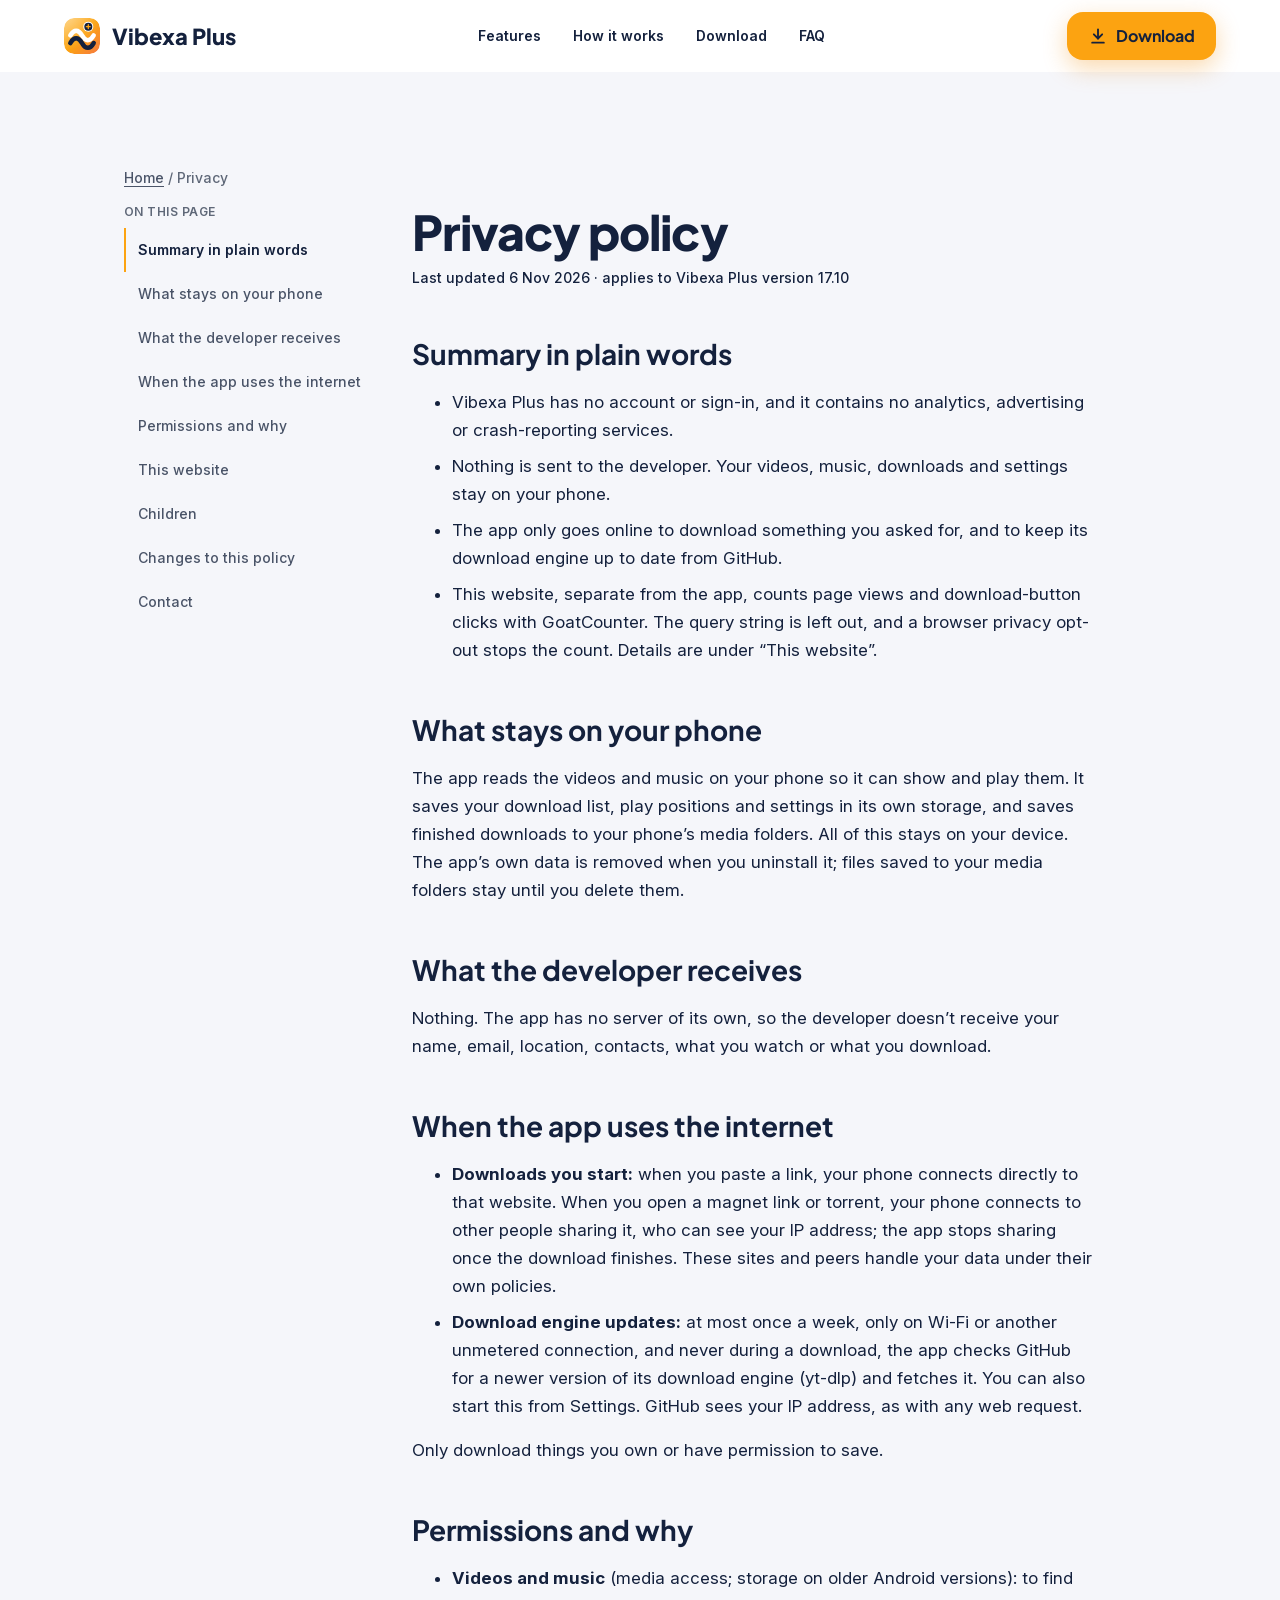
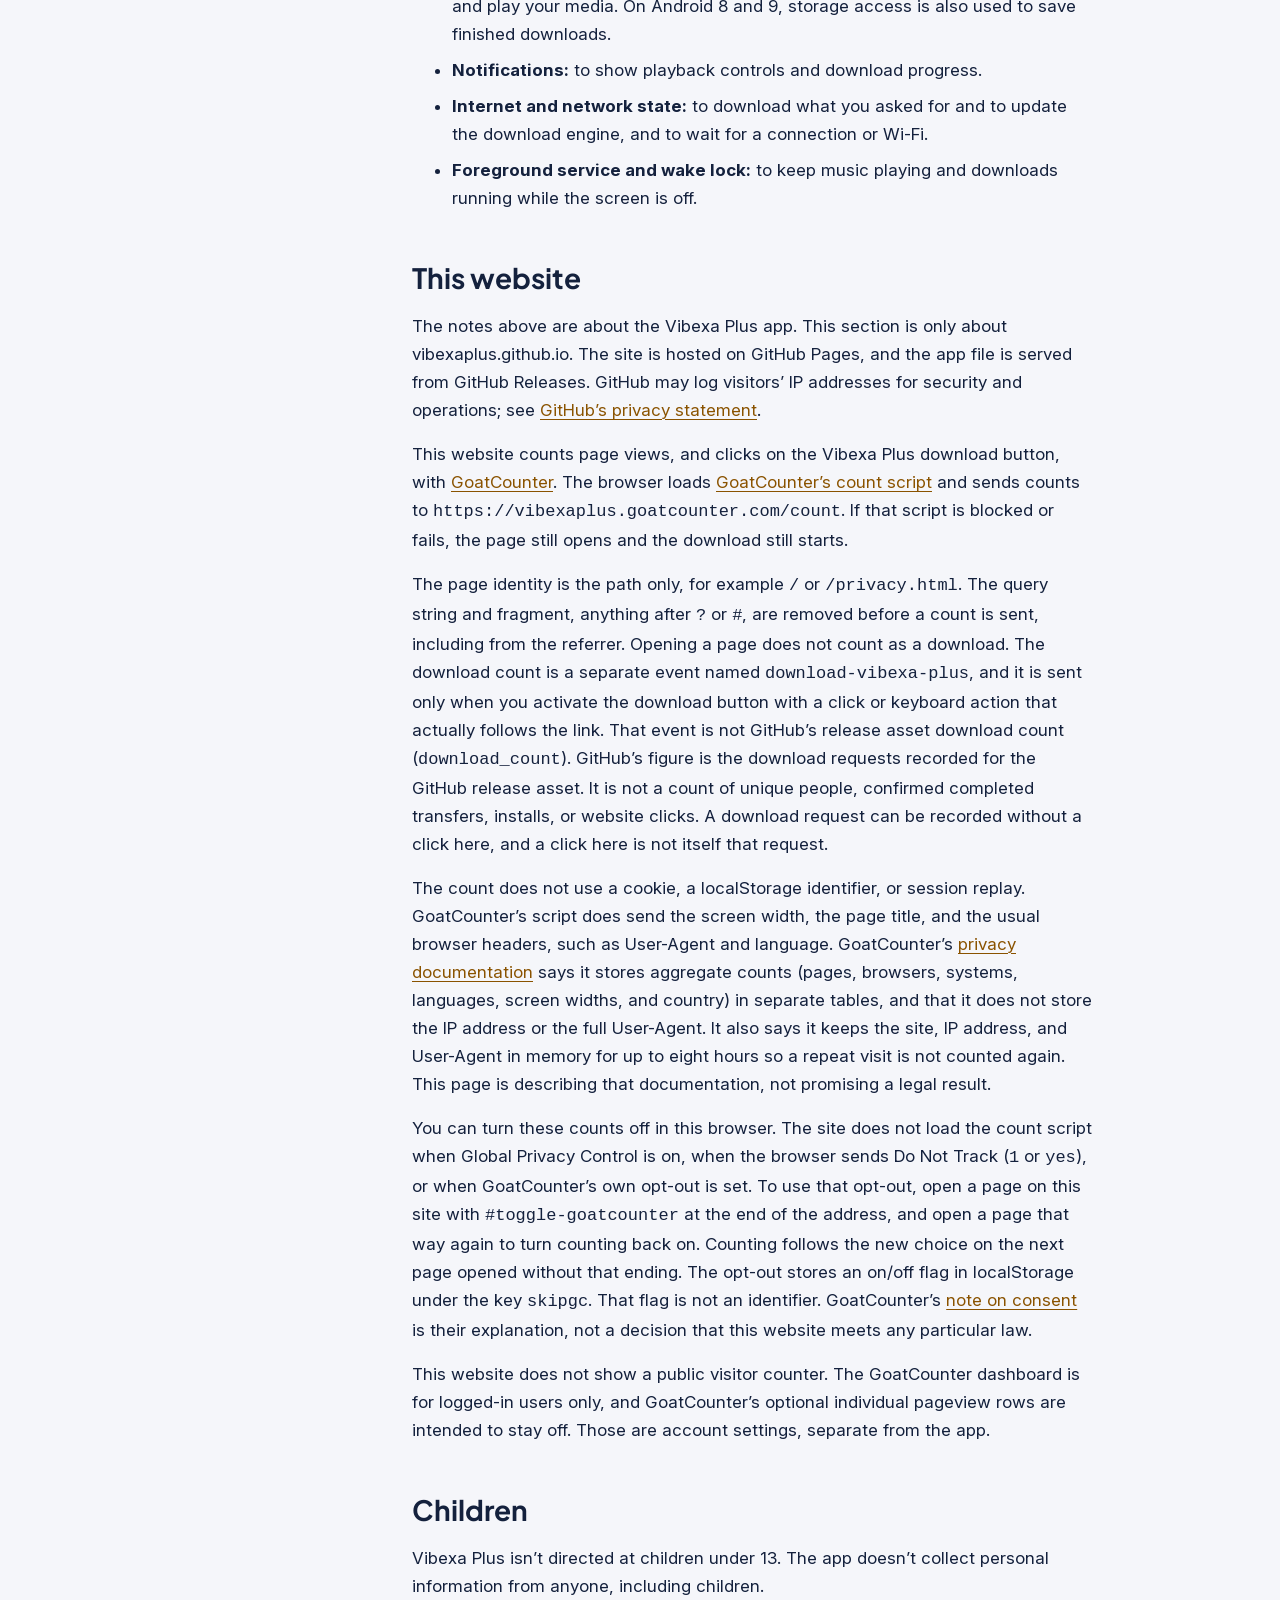
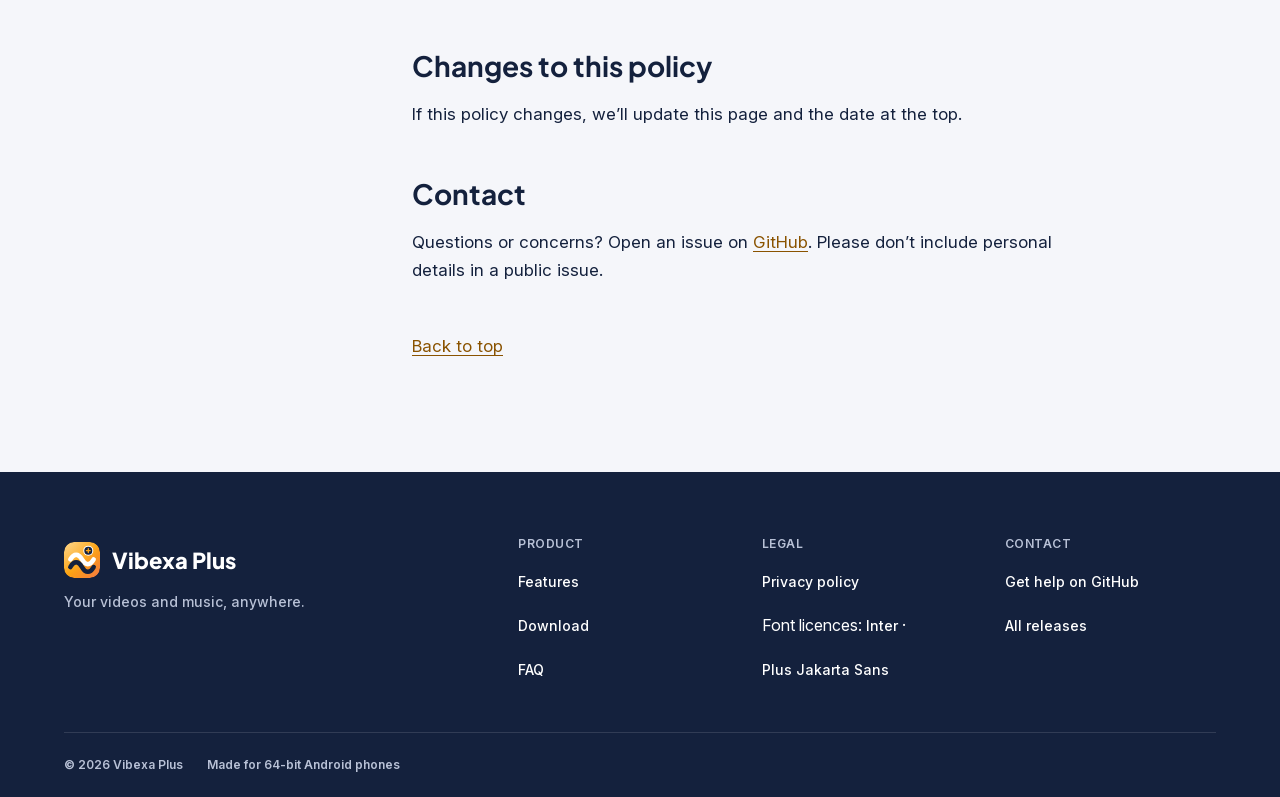
<file: privacy.html>
<!doctype html>
<html lang="en">
<head>
<meta charset="utf-8">
<meta name="viewport" content="width=device-width, initial-scale=1">
<title>Privacy policy – Vibexa Plus</title>
<meta name="description" content="How the Vibexa Plus app and this website handle your information.">
<meta name="theme-color" content="#F5F6FA">
<meta name="color-scheme" content="light">
<link rel="canonical" href="https://vibexaplus.github.io/privacy.html">
<meta property="og:type" content="website">
<meta property="og:site_name" content="Vibexa Plus">
<meta property="og:title" content="Privacy policy – Vibexa Plus">
<meta property="og:description" content="How the Vibexa Plus app and this website handle your information.">
<meta property="og:image" content="https://vibexaplus.github.io/og.png">
<meta property="og:image:width" content="1200"><meta property="og:image:height" content="630">
<meta name="twitter:card" content="summary_large_image">
<link rel="icon" href="favicon.svg" type="image/svg+xml">
<link rel="icon" href="assets/img/favicon-32.png" sizes="32x32" type="image/png">
<link rel="apple-touch-icon" href="assets/img/apple-touch-icon.png">
<link rel="preload" href="fonts/PlusJakartaSans-Variable.woff2" as="font" type="font/woff2" crossorigin>
<link rel="preload" href="fonts/Inter-Variable.woff2" as="font" type="font/woff2" crossorigin>
<link rel="stylesheet" href="assets/tokens.css">
<link rel="stylesheet" href="assets/site.css">

</head>
<body>
<a class="skip" href="#main">Skip to content</a>
<header class="site-header">
 <div class="container">
  <a class="brand" href="index.html#top"><img src="assets/img/logo-plus.svg" alt="" width="36" height="36"><span>Vibexa Plus</span></a>
  <nav class="nav-main" aria-label="Main">
   <a href="index.html#features">Features</a><a href="index.html#how">How it works</a><a href="index.html#download">Download</a><a href="index.html#faq">FAQ</a>
  </nav>
  <div class="header-cta"><a class="btn btn-primary" href="index.html#download"><svg viewBox="0 0 24 24" fill="none" stroke="currentColor" stroke-width="2.2" stroke-linecap="round" stroke-linejoin="round" aria-hidden="true"><path d="M12 4v11"/><path d="m7 10 5 5 5-5"/><path d="M5 20h14"/></svg>Download</a></div>
  <button class="icon-btn menu-btn" type="button" aria-label="Open menu" aria-expanded="false" aria-controls="menu-sheet"><svg class="i-open" viewBox="0 0 24 24" fill="none" stroke="currentColor" stroke-width="2" stroke-linecap="round" aria-hidden="true"><path d="M4 7h16M4 12h16M4 17h16"/></svg><svg class="i-close" style="display:none" viewBox="0 0 24 24" fill="none" stroke="currentColor" stroke-width="2" stroke-linecap="round" aria-hidden="true"><path d="M6 6l12 12M18 6 6 18"/></svg></button>
 </div>
</header>
<div class="sheet" id="menu-sheet">
 <nav aria-label="Mobile">
  <ul><li><a href="index.html#features">Features</a></li><li><a href="index.html#how">How it works</a></li><li><a href="index.html#faq">FAQ</a></li><li><a href="privacy.html">Privacy policy</a></li></ul>
 </nav>
 <a class="btn btn-primary btn-block" href="index.html#download"><svg viewBox="0 0 24 24" fill="none" stroke="currentColor" stroke-width="2.2" stroke-linecap="round" stroke-linejoin="round" aria-hidden="true"><path d="M12 4v11"/><path d="m7 10 5 5 5-5"/><path d="M5 20h14"/></svg>Download</a>
</div>
<main id="main" class="section">
 <div class="container" style="max-width:1080px">
  <nav class="crumbs t-small" aria-label="Breadcrumb"><a href="index.html">Home</a> / <span aria-current="page">Privacy</span></nav>
  <div class="policy">
   <aside class="toc toc-d" aria-label="On this page"><p class="t-caption ink-3" style="margin-bottom:8px">On this page</p><ol><li><a href="#summary">Summary in plain words</a></li><li><a href="#on-phone">What stays on your phone</a></li><li><a href="#collect">What the developer receives</a></li><li><a href="#network">When the app uses the internet</a></li><li><a href="#permissions">Permissions and why</a></li><li><a href="#website">This website</a></li><li><a href="#children">Children</a></li><li><a href="#changes">Changes to this policy</a></li><li><a href="#contact">Contact</a></li></ol></aside>
   <article class="prose" id="top-of-policy">
    <h1 class="t-h1">Privacy policy</h1>
    <p class="t-small ink-3">Last updated 6 Nov 2026 · applies to Vibexa Plus version 17.10</p>
    <details class="toc toc-m"><summary>On this page</summary><ol><li><a href="#summary">Summary in plain words</a></li><li><a href="#on-phone">What stays on your phone</a></li><li><a href="#collect">What the developer receives</a></li><li><a href="#network">When the app uses the internet</a></li><li><a href="#permissions">Permissions and why</a></li><li><a href="#website">This website</a></li><li><a href="#children">Children</a></li><li><a href="#changes">Changes to this policy</a></li><li><a href="#contact">Contact</a></li></ol></details>
    <h2 id="summary">Summary in plain words</h2>
    <ul><li>Vibexa Plus has no account or sign-in, and it contains no analytics, advertising or crash-reporting services.</li><li>Nothing is sent to the developer. Your videos, music, downloads and settings stay on your phone.</li><li>The app only goes online to download something you asked for, and to keep its download engine up to date from GitHub.</li><li>This website, separate from the app, counts page views and download-button clicks with GoatCounter. The query string is left out, and a browser privacy opt-out stops the count. Details are under “This website”.</li></ul>
    <h2 id="on-phone">What stays on your phone</h2>
    <p>The app reads the videos and music on your phone so it can show and play them. It saves your download list, play positions and settings in its own storage, and saves finished downloads to your phone’s media folders. All of this stays on your device. The app’s own data is removed when you uninstall it; files saved to your media folders stay until you delete them.</p>
    <h2 id="collect">What the developer receives</h2>
    <p>Nothing. The app has no server of its own, so the developer doesn’t receive your name, email, location, contacts, what you watch or what you download.</p>
    <h2 id="network">When the app uses the internet</h2>
    <ul><li><b>Downloads you start:</b> when you paste a link, your phone connects directly to that website. When you open a magnet link or torrent, your phone connects to other people sharing it, who can see your IP address; the app stops sharing once the download finishes. These sites and peers handle your data under their own policies.</li><li><b>Download engine updates:</b> at most once a week, only on Wi‑Fi or another unmetered connection, and never during a download, the app checks GitHub for a newer version of its download engine (yt-dlp) and fetches it. You can also start this from Settings. GitHub sees your IP address, as with any web request.</li></ul>
    <p>Only download things you own or have permission to save.</p>
    <h2 id="permissions">Permissions and why</h2>
    <ul><li><b>Videos and music</b> (media access; storage on older Android versions): to find and play your media. On Android 8 and 9, storage access is also used to save finished downloads.</li><li><b>Notifications:</b> to show playback controls and download progress.</li><li><b>Internet and network state:</b> to download what you asked for and to update the download engine, and to wait for a connection or Wi‑Fi.</li><li><b>Foreground service and wake lock:</b> to keep music playing and downloads running while the screen is off.</li></ul>
    <h2 id="website">This website</h2>
    <p>The notes above are about the Vibexa Plus app. This section is only about vibexaplus.github.io. The site is hosted on GitHub Pages, and the app file is served from GitHub Releases. GitHub may log visitors’ IP addresses for security and operations; see <a href="https://docs.github.com/en/site-policy/privacy-policies/github-general-privacy-statement" rel="noopener">GitHub’s privacy statement</a>.</p>
    <p>This website counts page views, and clicks on the Vibexa Plus download button, with <a href="https://www.goatcounter.com/" rel="noopener">GoatCounter</a>. The browser loads <a href="https://gc.zgo.at/count.js" rel="noopener">GoatCounter’s count script</a> and sends counts to <code>https://vibexaplus.goatcounter.com/count</code>. If that script is blocked or fails, the page still opens and the download still starts.</p>
    <p>The page identity is the path only, for example <code>/</code> or <code>/privacy.html</code>. The query string and fragment, anything after <code>?</code> or <code>#</code>, are removed before a count is sent, including from the referrer. Opening a page does not count as a download. The download count is a separate event named <code>download-vibexa-plus</code>, and it is sent only when you activate the download button with a click or keyboard action that actually follows the link. That event is not GitHub’s release asset download count (<code>download_count</code>). GitHub’s figure is the download requests recorded for the GitHub release asset. It is not a count of unique people, confirmed completed transfers, installs, or website clicks. A download request can be recorded without a click here, and a click here is not itself that request.</p>
    <p>The count does not use a cookie, a localStorage identifier, or session replay. GoatCounter’s script does send the screen width, the page title, and the usual browser headers, such as User-Agent and language. GoatCounter’s <a href="https://www.goatcounter.com/help/privacy" rel="noopener">privacy documentation</a> says it stores aggregate counts (pages, browsers, systems, languages, screen widths, and country) in separate tables, and that it does not store the IP address or the full User-Agent. It also says it keeps the site, IP address, and User-Agent in memory for up to eight hours so a repeat visit is not counted again. This page is describing that documentation, not promising a legal result.</p>
    <p>You can turn these counts off in this browser. The site does not load the count script when Global Privacy Control is on, when the browser sends Do Not Track (<code>1</code> or <code>yes</code>), or when GoatCounter’s own opt-out is set. To use that opt-out, open a page on this site with <code>#toggle-goatcounter</code> at the end of the address, and open a page that way again to turn counting back on. Counting follows the new choice on the next page opened without that ending. The opt-out stores an on/off flag in localStorage under the key <code>skipgc</code>. That flag is not an identifier. GoatCounter’s <a href="https://www.goatcounter.com/help/gdpr" rel="noopener">note on consent</a> is their explanation, not a decision that this website meets any particular law.</p>
    <p>This website does not show a public visitor counter. The GoatCounter dashboard is for logged-in users only, and GoatCounter’s optional individual pageview rows are intended to stay off. Those are account settings, separate from the app.</p>
    <h2 id="children">Children</h2>
    <p>Vibexa Plus isn’t directed at children under 13. The app doesn’t collect personal information from anyone, including children.</p>
    <h2 id="changes">Changes to this policy</h2>
    <p>If this policy changes, we’ll update this page and the date at the top.</p>
    <h2 id="contact">Contact</h2>
    <p>Questions or concerns? Open an issue on <a href="https://github.com/vibexaplus/vibexa/issues" rel="noopener">GitHub</a>. Please don’t include personal details in a public issue.</p>
    <p style="margin-top:48px"><a href="#top-of-policy">Back to top</a></p>
   </article>
  </div>
 </div>
</main>
<footer class="site-footer">
 <div class="container">
  <div class="foot-grid">
   <div><a class="brand" href="index.html#top"><img src="assets/img/logo-plus.svg" alt="" width="36" height="36"><span>Vibexa Plus</span></a><p class="pitch t-small">Your videos and music, anywhere.</p></div>
   <div><h3 class="t-caption">Product</h3><ul><li><a href="index.html#features">Features</a></li><li><a href="index.html#download">Download</a></li><li><a href="index.html#faq">FAQ</a></li></ul></div>
   <div><h3 class="t-caption">Legal</h3><ul><li><a href="privacy.html">Privacy policy</a></li><li>Font licences: <a href="fonts/OFL-Inter.txt">Inter</a> · <a href="fonts/OFL-PlusJakartaSans.txt">Plus Jakarta Sans</a></li></ul></div>
   <div><h3 class="t-caption">Contact</h3><ul><li><a href="https://github.com/vibexaplus/vibexa/issues" rel="noopener">Get help on GitHub</a></li><li><a href="https://github.com/vibexaplus/vibexa/releases" rel="noopener">All releases</a></li></ul></div>
  </div>
  <div class="foot-bar t-caption" style="text-transform:none;letter-spacing:0"><span>© <span class="year">2026</span> Vibexa Plus</span><span>Made for 64-bit Android phones</span></div>
 </div>
</footer>
<script src="config.js"></script>
<script src="assets/analytics.js"></script>
<script src="assets/main.js" defer></script>
</body>
</html>
</file>
<file: assets/tokens.css>
/* Vibexa website tokens, matching the app's Vibexa palette. 8 px base, 4 px steps. Light theme only. */
@font-face { font-family: "Plus Jakarta Sans"; src: url("../fonts/PlusJakartaSans-Variable.woff2") format("woff2"); font-weight: 400 800; font-display: swap; }
@font-face { font-family: "Inter"; src: url("../fonts/Inter-Variable.woff2") format("woff2"); font-weight: 400 700; font-display: swap; }
:root {
  /* Colour: brand */
  --c-navy: #14213D;          /* ink, Plus button, footer */
  --c-navy-2: #1F3A68;        /* Plus button hover, gradient stop */
  --c-amber: #FCA311;         /* accent, primary button (always with navy text) */
  --c-amber-hover: #FFB52E;
  --c-amber-active: #F08A00;
  --c-amber-light: #FFC15E;   /* amber text on navy, hover */
  --c-amber-ink: #8A5300;     /* amber as text on light: links, eyebrows */
  --c-amber-tint: #FFF1D6;    /* eyebrow chip, highlight wash */
  --c-coral: #F2645B;         /* logo gradient end only, never text */
  /* Colour: surfaces */
  --c-white: #FFFFFF;         /* cards, header */
  --c-paper: #F5F6FA;         /* page background */
  --c-mist: #EFF1F6;          /* secondary hover, SHA field */
  --c-fog: #E9ECF3;
  --c-cloud: #E2E6EE;         /* pressed, disabled fill */
  --c-hairline: #DFE3EB;      /* card borders, dividers (decorative) */
  /* Colour: text */
  --c-ink: var(--c-navy);     /* 15.97:1 on white, 14.79:1 on paper */
  --c-ink-2: #4A5468;         /* secondary 7.61 / 7.05 */
  --c-ink-3: #5F6878;         /* meta 5.62 / 5.20 */
  --c-outline: #737C90;       /* input/secondary-button borders 4.19 / 3.88 (UI 3:1) */
  --c-disabled-ink: #737C90;  /* on --c-cloud 3.35 (disabled is exempt) */
  --c-on-navy: #FFFFFF;
  --c-on-navy-2: #B8C1D6;     /* 8.85 on navy */
  --c-success-bg: #DDF1E8; --c-success-ink: #0B3D2B;      /* "Copied" 10.38 */
  --c-placeholder-bg: #FFEFD2; --c-placeholder-ink: #5C3A00; /* TO-FILL badge 8.99 */
  --c-focus: var(--c-navy);   /* focus ring on light; use --c-amber on navy */
  --g-logo: linear-gradient(135deg, #FFCF6B 0%, #FCA311 50%, #F2645B 100%);
  --g-hero-wash: radial-gradient(60% 60% at 80% 20%, rgba(252,163,17,.18), rgba(252,163,17,0) 70%),
                 radial-gradient(50% 50% at 10% 90%, rgba(61,90,254,.08), rgba(61,90,254,0) 70%);

  /* Type */
  --f-display: "Plus Jakarta Sans", system-ui, sans-serif;
  --f-body: "Inter", system-ui, sans-serif;
  --t-display: 4rem;    --lh-display: 4.5rem;   /* 64/72  800  -0.02em (mobile 2.5rem/3rem = 40/48) */
  --t-h1: 3rem;         --lh-h1: 3.5rem;        /* 48/56  800  -0.02em (mobile 2rem/2.5rem = 32/40) */
  --t-h2: 2.5rem;       --lh-h2: 3rem;          /* 40/48  700  -0.015em (mobile 1.75rem/2.25rem = 28/36) */
  --t-h3: 1.5rem;       --lh-h3: 2rem;          /* 24/32  700  -0.01em */
  --t-h4: 1.25rem;      --lh-h4: 1.75rem;       /* 20/28  700 */
  --t-lead: 1.25rem;    --lh-lead: 2rem;        /* 20/32  Inter 400 (mobile 1.125rem/1.75rem) */
  --t-body: 1rem;       --lh-body: 1.5rem;      /* 16/24  Inter 400 */
  --t-small: 0.875rem;  --lh-small: 1.25rem;    /* 14/20  Inter 500 */
  --t-caption: 0.75rem; --lh-caption: 1rem;     /* 12/16  Inter 600, +0.04em, eyebrows uppercase */
  --t-button: 1rem;     --lh-button: 1.5rem;    /* 16/24  Jakarta 700 */
  --t-button-lg: 1.125rem;                      /* 18/24  Jakarta 700 (hero) */
  --t-mono: 0.8125rem;  --lh-mono: 1.25rem;     /* 13/20  ui-monospace for SHA-256 */

  /* Spacing (8 px base, 4 px steps) */
  --s-1: 4px; --s-2: 8px; --s-3: 12px; --s-4: 16px; --s-5: 20px; --s-6: 24px;
  --s-8: 32px; --s-10: 40px; --s-12: 48px; --s-16: 64px; --s-20: 80px; --s-24: 96px; --s-32: 128px;

  /* Radius (from the app's Shape.kt) */
  --r-xs: 6px; --r-sm: 10px; --r-md: 16px; --r-lg: 24px; --r-xl: 32px; --r-pill: 999px;
  /* Elevation: the light UI uses borders, and shadows only on hero/download cards and screenshots */
  --shadow-card: 0 1px 2px rgba(20,33,61,.06), 0 8px 24px rgba(20,33,61,.08);
  --shadow-lift: 0 2px 4px rgba(20,33,61,.08), 0 16px 40px rgba(20,33,61,.14);
  --shadow-sm: 0 1px 2px rgba(20,33,61,.08), 0 2px 8px rgba(20,33,61,.10);
  --shadow-amber: 0 8px 24px rgba(240,138,0,.32);

  /* Sizing */
  --container: 1200px; --container-narrow: 760px; --gutter: 24px;
  --tap: 48px; --tap-min: 44px; --btn-h: 48px; --btn-h-lg: 56px; --header-h: 72px;

  /* Motion (from the app's Motion.kt) */
  --d-instant: 90ms; --d-short: 150ms; --d-medium: 210ms; --d-long: 300ms; --d-xlong: 450ms;
  --e-standard: cubic-bezier(.2, 0, 0, 1);
  --e-decel: cubic-bezier(.05, .7, .1, 1);
  --e-accel: cubic-bezier(.3, 0, .8, .15);
}
@media (max-width: 767px) { :root { --gutter: 20px; --header-h: 64px; } }
@media (prefers-reduced-motion: reduce) {
  :root { --d-short: 0ms; --d-medium: 0ms; --d-long: 0ms; --d-xlong: 0ms; }
  *, *::before, *::after { animation-duration: .01ms !important; animation-iteration-count: 1 !important; transition-duration: .01ms !important; scroll-behavior: auto !important; }
}
</file>
<file: assets/site.css>
/* Vibexa site styles. All values come from tokens.css (design spec 2026-11-05). Mobile first. */
*,*::before,*::after{box-sizing:border-box}
html{-webkit-text-size-adjust:100%}
@media (prefers-reduced-motion:no-preference){html{scroll-behavior:smooth}}
body{margin:0;font-family:var(--f-body);font-size:var(--t-body);line-height:var(--lh-body);color:var(--c-ink);background:var(--c-paper);-webkit-font-smoothing:antialiased}
img,svg{display:block;max-width:100%}
h1,h2,h3,h4{font-family:var(--f-display);color:var(--c-ink);margin:0;text-wrap:balance}
p{margin:0;text-wrap:pretty}
a{color:var(--c-amber-ink);text-decoration-thickness:1px;text-underline-offset:3px}
@media (hover:hover) and (pointer:fine){a:hover{text-decoration-thickness:2px}}
:focus-visible{outline:3px solid var(--c-focus);outline-offset:3px;border-radius:4px}
.sr-only{position:absolute;width:1px;height:1px;overflow:hidden;clip:rect(0 0 0 0);white-space:nowrap}
.skip{position:absolute;left:var(--s-4);top:-100px;z-index:100;background:var(--c-white);color:var(--c-ink);padding:var(--s-3) var(--s-4);border-radius:var(--r-md);font-weight:600}
.skip:focus{top:var(--s-4)}
.container{max-width:var(--container);margin:0 auto;padding:0 var(--gutter)}
.narrow{max-width:var(--container-narrow)}
[id]{scroll-margin-top:var(--header-h)}

/* type tokens */
.t-display{font-size:2.5rem;line-height:3rem;font-weight:800;letter-spacing:-.02em}
.t-h1{font-size:2rem;line-height:2.5rem;font-weight:800;letter-spacing:-.02em}
.t-h2{font-size:1.75rem;line-height:2.25rem;font-weight:700;letter-spacing:-.015em}
.t-h3{font-size:1.375rem;line-height:1.75rem;font-weight:700;letter-spacing:-.01em}
.t-h4{font-size:1.125rem;line-height:1.5rem;font-weight:700}
.t-lead{font-size:1.125rem;line-height:1.75rem;color:var(--c-ink-2)}
.t-small{font-size:var(--t-small);line-height:var(--lh-small);font-weight:500}
.t-caption{font-size:var(--t-caption);line-height:var(--lh-caption);font-weight:600;letter-spacing:.04em;text-transform:uppercase}
@media (min-width:768px){
 .t-display{font-size:var(--t-display);line-height:var(--lh-display)}
 .t-h1{font-size:var(--t-h1);line-height:var(--lh-h1)}
 .t-h2{font-size:var(--t-h2);line-height:var(--lh-h2)}
 .t-h3{font-size:var(--t-h3);line-height:var(--lh-h3)}
 .t-h4{font-size:var(--t-h4);line-height:var(--lh-h4)}
 .t-lead{font-size:var(--t-lead);line-height:var(--lh-lead)}
}
.ink-2{color:var(--c-ink-2)}.ink-3{color:var(--c-ink-3)}

/* buttons */
.btn{--h:var(--btn-h);display:inline-flex;align-items:center;justify-content:center;gap:var(--s-2);min-height:var(--h);min-width:var(--tap);padding:0 var(--s-6);border-radius:var(--r-md);border:1.5px solid transparent;font-family:var(--f-display);font-weight:700;font-size:var(--t-button);line-height:var(--lh-button);text-decoration:none;cursor:pointer;-webkit-tap-highlight-color:transparent;transition:background-color var(--d-short) var(--e-standard),box-shadow var(--d-short) var(--e-standard),transform var(--d-short) var(--e-standard),border-color var(--d-short) var(--e-standard),color var(--d-short) var(--e-standard)}
.btn svg{width:20px;height:20px;flex:none}
.btn-lg{--h:var(--btn-h-lg);padding:0 var(--s-8);font-size:var(--t-button-lg);border-radius:var(--r-pill)}
.btn-block{width:100%}
.btn-primary{background:var(--c-amber);color:var(--c-navy);box-shadow:var(--shadow-amber)}
.btn-primary:active{background:var(--c-amber-active);transform:scale(.97);box-shadow:0 4px 12px rgba(240,138,0,.24)}
.btn-plus{background:var(--c-navy);color:var(--c-amber)}
.btn-plus:focus-visible{outline-color:var(--c-focus);box-shadow:0 0 0 2px var(--c-white)}
.site-footer .btn-plus:focus-visible,.on-navy .btn-plus:focus-visible{outline-color:var(--c-amber)}
.btn-plus:active{background:#0E1830;transform:scale(.97)}
.btn-secondary{background:var(--c-white);color:var(--c-navy);border-color:var(--c-outline)}
.btn-secondary:active{background:var(--c-cloud);transform:scale(.97)}
.btn-text{background:transparent;color:var(--c-navy)}
.btn-text:active{background:var(--c-cloud)}
@media (hover:hover) and (pointer:fine){
 .btn-primary:hover{background:var(--c-amber-hover);transform:translateY(-1px);box-shadow:0 12px 28px rgba(240,138,0,.4)}
 .btn-plus:hover{background:var(--c-navy-2);color:var(--c-amber-light)}
 .btn-secondary:hover,.btn-text:hover{background:var(--c-mist)}
}
.btn[aria-disabled="true"],.btn:disabled{background:var(--c-cloud);color:var(--c-disabled-ink);box-shadow:none;border-color:transparent;cursor:not-allowed;transform:none;pointer-events:auto}
.btn-secondary[aria-disabled="true"],.btn-secondary:disabled{background:var(--c-white);border-color:var(--c-hairline)}
.icon-btn{display:inline-grid;place-items:center;width:var(--tap);height:var(--tap);border-radius:var(--r-md);border:0;background:transparent;color:var(--c-navy);cursor:pointer;transition:background-color var(--d-short) var(--e-standard)}
.icon-btn svg{width:20px;height:20px}
.icon-btn:active{background:var(--c-cloud)}
@media (hover:hover) and (pointer:fine){.icon-btn:hover{background:var(--c-mist)}}
.icon-btn:disabled{opacity:.4;cursor:not-allowed;background:transparent}

/* chips and placeholders */
.chip{display:inline-flex;align-items:center;gap:var(--s-2);background:var(--c-amber-tint);color:var(--c-navy);padding:var(--s-1) var(--s-3);border-radius:var(--r-pill)}
.chip i{width:8px;height:8px;border-radius:50%;background:var(--c-amber)}
.eyebrow{color:var(--c-amber-ink);display:block;margin-bottom:var(--s-3)}
.ph{display:inline-block;background:var(--c-placeholder-bg);color:var(--c-placeholder-ink);border-radius:var(--r-xs);padding:0 var(--s-2);font-family:var(--f-body);font-size:var(--t-caption);line-height:var(--lh-caption);font-weight:600;letter-spacing:.02em;vertical-align:middle;white-space:nowrap}
.pill-plus{display:inline-block;background:var(--c-navy);color:var(--c-amber);font-family:var(--f-display);font-weight:800;font-size:var(--t-caption);line-height:var(--lh-caption);padding:var(--s-1) var(--s-3);border-radius:var(--r-pill);vertical-align:middle}

/* header */
.site-header{position:sticky;top:0;z-index:50;height:var(--header-h);background:rgba(255,255,255,.92);-webkit-backdrop-filter:blur(12px);backdrop-filter:blur(12px);border-bottom:1px solid transparent;transition:border-color var(--d-long) var(--e-standard)}
.site-header.scrolled{border-bottom-color:var(--c-hairline)}
.site-header .container{display:flex;align-items:center;justify-content:space-between;height:100%;gap:var(--s-6)}
.brand{display:inline-flex;align-items:center;gap:var(--s-3);min-height:var(--tap);text-decoration:none;color:var(--c-navy);font-family:var(--f-display);font-weight:800;font-size:1.375rem;line-height:1.75rem}
.brand img{width:36px;height:36px;border-radius:var(--r-sm)}
.nav-main{display:none}
.nav-main a{display:inline-flex;align-items:center;min-height:var(--tap);padding:0 var(--s-3);color:var(--c-navy);text-decoration:none;font-size:var(--t-small);font-weight:600;border-radius:var(--r-sm)}
@media (hover:hover) and (pointer:fine){.nav-main a:hover{background:var(--c-mist)}}
.header-cta{display:none}
.header-cta .btn{--h:48px;padding:0 var(--s-5)}
.menu-btn{margin-right:calc(var(--s-2)*-1)}
@media (min-width:1024px){.nav-main{display:flex;gap:var(--s-2)}.header-cta{display:block}.menu-btn{display:none}}
.sheet{position:fixed;inset:var(--header-h) 0 auto 0;background:var(--c-white);border-bottom:1px solid var(--c-hairline);box-shadow:var(--shadow-lift);padding:var(--s-2) var(--gutter) var(--s-6);z-index:49;transform:translateY(-8px);opacity:0;visibility:hidden;transition:opacity var(--d-medium) var(--e-decel),transform var(--d-medium) var(--e-decel),visibility 0s linear var(--d-medium)}
.sheet.open{opacity:1;transform:none;visibility:visible;transition-delay:0s}
.sheet ul{list-style:none;margin:0 0 var(--s-4);padding:0}
.sheet li a{display:flex;align-items:center;min-height:56px;padding:0 var(--s-2);border-bottom:1px solid var(--c-hairline);color:var(--c-navy);font-family:var(--f-display);font-weight:700;font-size:var(--t-h4);text-decoration:none}
@media (min-width:1024px){.sheet{display:none}}

/* sections */
.section{padding:var(--s-12) 0 var(--s-16)}
@media (min-width:480px){.section{padding:56px 0}}
@media (min-width:768px){.section{padding:72px 0}}
@media (min-width:1024px){.section{padding:var(--s-24) 0}}
.bg-white{background:var(--c-white)}
.sec-head{text-align:center;max-width:800px;margin:0 auto var(--s-8)}
.sec-head h2{margin-bottom:var(--s-4)}
@media (min-width:1024px){.sec-head{margin-bottom:var(--s-12)}}

/* hero */
.hero{background:var(--g-hero-wash),var(--c-paper);padding:var(--s-8) 0 var(--s-12);overflow:hidden}
.hero-grid{display:grid;gap:var(--s-10);align-items:center}
.hero-text{text-align:left}
.hero-text h1{margin:var(--s-4) 0}
.hero-text .t-lead{max-width:46ch}
.hero-actions{display:flex;flex-direction:column;gap:var(--s-3);margin-top:var(--s-8)}
.hero-meta{margin-top:var(--s-4);color:var(--c-ink-3);display:flex;flex-wrap:wrap;gap:var(--s-1) var(--s-2);align-items:center}
.hero-meta a{display:inline-flex;align-items:center;min-height:var(--tap-min);font-weight:600}
.devices{position:relative;height:500px;display:flex;justify-content:center}
.devices .glow{position:absolute;width:320px;height:320px;left:50%;top:50%;transform:translate(-50%,-50%);border-radius:50%;background:var(--g-logo);opacity:.25;filter:blur(40px)}
.phone{position:relative;border-radius:var(--r-xl);border:8px solid var(--c-navy);background:var(--c-navy);box-shadow:var(--shadow-lift);overflow:hidden;aspect-ratio:9/19.5}
.phone img{width:100%;height:100%;object-fit:cover;object-position:top;border-radius:calc(var(--r-xl) - 8px)}
.devices .front{position:absolute;width:236px;left:50%;top:0;transform:translateX(-50%) rotate(-4deg);z-index:2}
.devices .back{display:none}
.devices .tile{position:absolute;z-index:3;width:96px;height:96px;border-radius:27px;box-shadow:var(--shadow-lift);left:calc(50% - 150px);bottom:40px}
@media (min-width:480px){.hero-actions{flex-direction:row;flex-wrap:wrap}}
@media (min-width:768px){
 .hero{padding:var(--s-12) 0 var(--s-16)}
 .hero-text{text-align:center;max-width:640px;margin:0 auto}
 .hero-text .t-lead{margin:0 auto}.hero-actions,.hero-meta{justify-content:center}
 .devices{height:560px}
 .devices .back{display:block;position:absolute;width:236px;left:calc(50% + 10px);top:-24px;z-index:1;transform:rotate(4deg)}
 .devices .front{left:calc(50% - 150px);transform:rotate(-4deg);top:24px}
 .devices .tile{left:calc(50% - 200px)}
}
@media (min-width:1024px){
 .hero{padding:var(--s-16) 0 var(--s-20)}
 .hero-grid{grid-template-columns:repeat(12,1fr);gap:var(--gutter);min-height:min(760px,calc(100svh - var(--header-h)))}
 .hero-text{grid-column:1/7;text-align:left;max-width:560px;margin:0}
 .hero-text .t-lead{margin:0}.hero-actions,.hero-meta{justify-content:flex-start}
 .devices{grid-column:7/13;height:680px}
 .devices .front{width:300px;left:10%;top:56px}
 .devices .back{width:276px;left:auto;right:0;top:0}
 .devices .tile{left:4%;bottom:56px}
}
@media (hover:hover) and (pointer:fine) and (prefers-reduced-motion:no-preference){.devices .tile{animation:float 6s ease-in-out infinite}}
@keyframes float{50%{transform:translateY(-6px)}}

/* features */
.features{display:grid;gap:var(--s-4)}
@media (min-width:768px){.features{grid-template-columns:1fr 1fr;gap:var(--s-6)}}
.feature{background:var(--c-white);border:1px solid var(--c-hairline);border-radius:var(--r-lg);overflow:hidden;display:flex;flex-direction:column}
@media (min-width:1024px){.feature{box-shadow:var(--shadow-card);border-color:transparent}}
.feature .visual{aspect-ratio:16/10;background:var(--c-mist);position:relative;overflow:hidden;display:flex;justify-content:center;align-items:flex-start}
.feature .visual .crop{width:58%;margin-top:var(--s-8);border-radius:var(--r-md) var(--r-md) 0 0;border:6px solid var(--c-navy);border-bottom:0;box-shadow:var(--shadow-card);overflow:hidden;background:var(--c-white)}
.feature .visual .crop img{width:100%;height:auto}
.feature .body{display:flex;gap:var(--s-4);padding:var(--s-6)}
@media (min-width:1024px){.feature .body{padding:var(--s-8)}}
.ic{flex:none;width:48px;height:48px;border-radius:var(--r-sm);background:var(--c-amber-tint);display:grid;place-items:center}
.ic svg{width:24px;height:24px;fill:none;stroke:var(--c-navy);stroke-width:2;stroke-linecap:round;stroke-linejoin:round}
.ic svg .acc{stroke:var(--c-amber)}
.feature h3{margin-bottom:var(--s-2)}
.feature p{color:var(--c-ink-2)}
.feature .note{margin-top:var(--s-2);color:var(--c-ink-3)}

/* screenshots */
.carousel{position:relative}
.track{display:flex;gap:var(--s-4);overflow-x:auto;scroll-snap-type:x mandatory;padding:var(--s-6) var(--gutter) var(--s-8);margin:0 calc(var(--gutter)*-1);scrollbar-width:none;list-style:none}
.track::-webkit-scrollbar{display:none}
.slide{flex:none;width:min(72vw,280px);scroll-snap-align:center;margin:0;text-align:center}
.slide figcaption{margin-top:var(--s-4);color:var(--c-ink-2)}
.phone.icon-only{display:grid;place-items:center;background:var(--g-hero-wash),var(--c-white)}
.phone.icon-only img{width:96px;height:96px;border-radius:27px;box-shadow:var(--shadow-lift);object-fit:contain}
.car-ctrl{display:flex;justify-content:center;align-items:center;gap:var(--s-2)}
.car-ctrl .icon-btn{border:1.5px solid var(--c-outline);background:var(--c-white)}
.dots{display:flex}
.dots button{width:var(--tap-min);height:var(--tap-min);border:0;background:none;display:grid;place-items:center;cursor:pointer;padding:0}
.dots button:before{content:"";width:8px;height:8px;border-radius:50%;background:var(--c-outline);transition:background-color var(--d-short) var(--e-standard),transform var(--d-short) var(--e-standard)}
.dots button[aria-current="true"]:before{background:var(--c-navy);transform:scale(1.25)}
@media (hover:none){.car-ctrl .icon-btn{display:none}}
@media (min-width:1024px){
 .track{overflow:visible;justify-content:center;gap:var(--s-6);margin:0;padding:var(--s-8) 0}
 .slide{width:220px}
 .slide.center .phone{transform:scale(1.08)}
 .slide.center figcaption{margin-top:var(--s-6)}
 .car-ctrl{display:none}
}

/* download cards */
.dl-grid{display:grid;gap:var(--s-4);max-width:1040px;margin:0 auto}
@media (min-width:768px){.dl-grid{grid-template-columns:1fr 1fr;gap:var(--s-6)}}
.dl{background:var(--c-white);border:1px solid var(--c-hairline);border-radius:var(--r-lg);padding:var(--s-6);box-shadow:var(--shadow-card);display:flex;flex-direction:column;transition:box-shadow var(--d-short) var(--e-standard)}
.dl.plus{box-shadow:inset 0 2px 0 var(--c-amber),var(--shadow-card)}
@media (min-width:1024px){.dl{padding:var(--s-8)}}
@media (hover:hover) and (pointer:fine){.dl:hover{box-shadow:var(--shadow-lift)}.dl.plus:hover{box-shadow:inset 0 2px 0 var(--c-amber),var(--shadow-lift)}}
.dl-head{display:flex;gap:var(--s-4);align-items:center;margin-bottom:var(--s-6)}
.dl-head img{width:64px;height:64px;border-radius:18px;flex:none}
.dl-head h3{display:flex;align-items:center;gap:var(--s-2)}
.checks{list-style:none;padding:0;margin:0 0 var(--s-6);display:grid;gap:var(--s-2)}
.checks li{display:flex;gap:var(--s-3);align-items:flex-start}
.checks svg{width:20px;height:20px;flex:none;margin-top:2px;fill:none;stroke:var(--c-amber-ink);stroke-width:2.5;stroke-linecap:round;stroke-linejoin:round}
.details{display:grid;grid-template-columns:1fr;gap:var(--s-3) var(--s-6);margin:0 0 var(--s-6);padding:var(--s-4) 0;border-top:1px solid var(--c-hairline);border-bottom:1px solid var(--c-hairline)}
@media (min-width:768px){.details{grid-template-columns:1fr 1fr}}
.details dt{color:var(--c-ink-3)}
.details dd{margin:var(--s-1) 0 0;font-size:var(--t-small);line-height:var(--lh-small);font-weight:500;color:var(--c-navy)}
.sha-label{display:flex;align-items:center;justify-content:space-between;gap:var(--s-2);flex-wrap:wrap;margin-bottom:var(--s-2)}
.sha-label .t-caption{color:var(--c-ink-3)}
.whats summary{display:inline-flex;align-items:center;min-height:var(--tap-min);cursor:pointer;color:var(--c-amber-ink);font-size:var(--t-small);font-weight:600;list-style:none;text-decoration:underline;text-underline-offset:3px}
.whats summary::-webkit-details-marker{display:none}
.whats p{font-size:var(--t-small);line-height:var(--lh-small);color:var(--c-ink-2);margin-bottom:var(--s-2)}
.sha{display:flex;align-items:center;gap:var(--s-2);background:var(--c-mist);border-radius:var(--r-md);padding:var(--s-1) var(--s-1) var(--s-1) var(--s-4);margin-bottom:var(--s-6);min-height:56px}
.sha code{flex:1;font-family:ui-monospace,"SF Mono",Menlo,monospace;font-size:var(--t-mono);line-height:var(--lh-mono);font-weight:500;font-variant-numeric:tabular-nums;word-break:break-all;user-select:all;color:var(--c-navy);padding:var(--s-2) 0}
.copied{position:absolute;right:0;top:-36px;background:var(--c-success-bg);color:var(--c-success-ink);font-size:var(--t-caption);font-weight:600;padding:var(--s-1) var(--s-3);border-radius:var(--r-pill);opacity:0;transition:opacity var(--d-instant) var(--e-accel)}
.copied.show{opacity:1;transition-duration:var(--d-short)}
.sha .wrap{position:relative}
.dl .spacer{flex:1}
.install{margin-top:var(--s-4);border-top:1px solid var(--c-hairline)}
.install summary{display:flex;align-items:center;justify-content:space-between;min-height:56px;cursor:pointer;list-style:none;font-family:var(--f-display);font-weight:700;color:var(--c-navy)}
.install summary::-webkit-details-marker{display:none}
.chev{flex:none;width:24px;height:24px;fill:none;stroke:var(--c-navy);stroke-width:2;stroke-linecap:round;stroke-linejoin:round;transition:transform var(--d-medium) var(--e-decel)}
details[open]>summary .chev{transform:rotate(180deg)}
.steps{list-style:none;counter-reset:s;padding:0;margin:0 0 var(--s-3);display:grid;gap:var(--s-3)}
.steps li{counter-increment:s;display:flex;gap:var(--s-3);align-items:flex-start;color:var(--c-ink-2)}
.steps li:before{content:counter(s);flex:none;width:32px;height:32px;border-radius:50%;background:var(--c-amber-tint);color:var(--c-navy);font-family:var(--f-display);font-weight:800;display:grid;place-items:center;font-size:var(--t-small)}
.steps b{color:var(--c-navy)}
.compare{max-width:1040px;margin:var(--s-10) auto 0;background:var(--c-paper);border-radius:var(--r-lg);padding:var(--s-6)}
.compare table{width:100%;border-collapse:collapse}
.compare th,.compare td{text-align:left;padding:var(--s-3) var(--s-2);border-bottom:1px solid var(--c-hairline);font-size:var(--t-small);line-height:var(--lh-small)}
.compare thead th{color:var(--c-ink-3)}
.compare td:not(:first-child),.compare th:not(:first-child){text-align:center;width:22%}
.compare tr:last-child td{border-bottom:0}
.reassure{text-align:center;margin-top:var(--s-6);color:var(--c-ink-2)}

/* faq */
.faq{background:var(--c-white);border-radius:var(--r-lg);border:1px solid var(--c-hairline);overflow:hidden}
.faq details+details{border-top:1px solid var(--c-hairline)}
.faq summary{display:flex;align-items:center;justify-content:space-between;gap:var(--s-4);min-height:64px;padding:var(--s-4) var(--s-6);cursor:pointer;list-style:none}
.faq summary::-webkit-details-marker{display:none}
.faq .ans{padding:0 var(--s-6) var(--s-6);color:var(--c-ink-2);max-width:68ch}
.faq .ans p+p{margin-top:var(--s-3)}

/* final cta */
.cta-band{display:none}
@media (min-width:768px){.cta-band{display:flex;align-items:center;justify-content:space-between;gap:var(--s-6);background:var(--g-logo);border-radius:var(--r-xl);padding:var(--s-12)}
 .cta-band p{color:var(--c-navy);margin-top:var(--s-2);font-weight:500}}

/* footer */
.site-footer{background:var(--c-navy);color:var(--c-on-navy);padding:var(--s-16) 0 var(--s-10)}
.site-footer :focus-visible{outline-color:var(--c-amber)}
.foot-grid{display:grid;gap:var(--s-8)}
@media (min-width:768px){.foot-grid{grid-template-columns:1fr 1fr}}
@media (min-width:1024px){.foot-grid{grid-template-columns:2fr 1fr 1fr 1fr}}
.site-footer .brand{color:var(--c-on-navy)}
.site-footer .pitch{color:var(--c-on-navy-2);margin-top:var(--s-2)}
.site-footer h3{font-family:var(--f-body);color:var(--c-on-navy-2);margin-bottom:var(--s-2)}
.site-footer ul{list-style:none;margin:0;padding:0}
.site-footer li a,.site-footer .addr{display:inline-flex;align-items:center;min-height:var(--tap-min);color:var(--c-on-navy);text-decoration:none;font-size:var(--t-small);font-weight:500}
@media (hover:hover) and (pointer:fine){.site-footer li a:hover{color:var(--c-amber-light);text-decoration:underline}}
.foot-bar{margin-top:var(--s-10);padding-top:var(--s-6);border-top:1px solid rgba(255,255,255,.12);display:flex;flex-wrap:wrap;gap:var(--s-2) var(--s-6);color:var(--c-on-navy-2)}
.site-footer .ph{background:rgba(255,239,210,.95)}

/* privacy */
.crumbs{color:var(--c-ink-3);margin-bottom:var(--s-4)}
.crumbs a{color:var(--c-ink-2)}
.draft{background:var(--c-placeholder-bg);color:var(--c-placeholder-ink);border-radius:var(--r-md);padding:var(--s-4) var(--s-5);font-weight:600;margin-bottom:var(--s-8)}
.policy{display:grid;gap:var(--s-8)}
.toc-m summary{min-height:var(--tap);display:flex;align-items:center;font-weight:600;cursor:pointer}
.toc ol{list-style:none;padding:0;margin:0}
.toc a{display:flex;align-items:center;min-height:var(--tap-min);padding-left:var(--s-3);border-left:2px solid transparent;color:var(--c-ink-2);text-decoration:none;font-size:var(--t-small);font-weight:500}
.toc a.active{color:var(--c-navy);font-weight:600;border-left-color:var(--c-amber)}
.toc-d{display:none}
.prose{font-size:1.0625rem;line-height:1.75rem;max-width:68ch}
.prose h1{margin-bottom:var(--s-2)}
.prose h2{font-size:1.75rem;line-height:2.25rem;font-weight:700;margin:var(--s-12) 0 var(--s-4)}
.prose p,.prose ul{margin:0 0 var(--s-4);color:var(--c-ink)}
.prose li{margin-bottom:var(--s-2)}
@media (min-width:1024px){.policy{grid-template-columns:240px 1fr;gap:var(--s-12)}.toc-d{display:block;position:sticky;top:calc(var(--header-h) + var(--s-8));align-self:start}.toc-m{display:none}}

/* reveal */
.js-reveal .reveal{opacity:0;transform:translateY(16px);transition:opacity var(--d-xlong) var(--e-decel),transform var(--d-xlong) var(--e-decel)}
.js-reveal .reveal.in{opacity:1;transform:none}

/* clean stand-ins until real 2x captures arrive (see shots-needed.md) */
.phone.pending{display:flex;flex-direction:column;align-items:center;justify-content:center;gap:var(--s-3);background:var(--g-hero-wash),var(--c-mist);color:var(--c-ink-3);text-align:center}
.phone.pending img,.pending-visual img{border-radius:20px;box-shadow:var(--shadow-sm)}
.pending-visual{position:absolute;inset:0;display:flex;flex-direction:column;align-items:center;justify-content:center;gap:var(--s-2);color:var(--c-ink-3)}
.phone.pending img{width:72px;height:72px;flex:none;object-fit:contain}.pending-visual img{width:56px;height:56px}
.dl-grid.single{grid-template-columns:minmax(0,600px);justify-content:center}

/* iPhone / iPad notice (shown by main.js only; without JS the download stays as is) */
.ios-note{display:flex;gap:var(--s-3);align-items:flex-start;margin-top:var(--s-4);padding:var(--s-4);background:var(--c-amber-tint);border:1px solid var(--c-hairline);border-radius:var(--r-md);color:var(--c-ink);text-align:left}
.ios-note[hidden]{display:none}
.ios-note svg{flex:none;width:24px;height:24px;fill:none;stroke:var(--c-navy);stroke-width:2;stroke-linecap:round}
.ios-note p{margin:0}.ios-note .t-small{color:var(--c-ink-2);margin-top:var(--s-1)}
.ios-note .btn{margin-top:var(--s-3);--h:48px}
.ios-copied{display:block;margin-top:var(--s-2);color:var(--c-success-ink)}
.ios-copied:empty{display:none}
.is-ios .hero-actions .btn-primary{display:none}
.hero .ios-note{max-width:520px}

/* ---- Screenshot-free art (v17.10 launch). Real shots can return via the SHOTS HOOK comments in index.html. ---- */
.hero-art{position:relative;height:380px;display:grid;place-items:center}
.hero-art .glow{position:absolute;width:300px;height:300px;left:50%;top:50%;transform:translate(-50%,-50%);border-radius:50%;background:var(--g-logo);opacity:.28;filter:blur(48px)}
.hero-art .ring{position:absolute;left:50%;top:50%;border-radius:50%;border:1px solid var(--c-hairline);transform:translate(-50%,-50%)}
.hero-art .r1{width:300px;height:300px}.hero-art .r2{width:420px;height:420px;opacity:.6}
.hero-art .mark{position:relative;z-index:1;width:150px;height:150px;border-radius:42px;box-shadow:var(--shadow-lift)}
.float{position:absolute;z-index:2;display:flex;align-items:center;gap:var(--s-3);padding:var(--s-3) var(--s-4) var(--s-3) var(--s-3);background:var(--c-white);border:1px solid var(--c-hairline);border-radius:var(--r-md);box-shadow:var(--shadow-card);color:var(--c-ink)}
.float .ic{width:40px;height:40px}.float .ic svg{width:20px;height:20px}
.float b{display:block;font-size:14px;line-height:1.3}
.float .t-small{color:var(--c-ink-3);font-size:12px}
.float.f1{left:0;top:24px}.float.f2{right:0;top:44%}.float.f3{left:6%;bottom:12px}
.float .eq{display:flex;gap:3px;align-items:flex-end;height:16px;margin-top:4px}
.float .eq i{width:4px;border-radius:2px;background:var(--c-amber)}
 .float .eq i:nth-child(1){height:40%} .float .eq i:nth-child(2){height:90%} .float .eq i:nth-child(3){height:60%} .float .eq i:nth-child(4){height:100%} .float .eq i:nth-child(5){height:50%}
.float .bar{display:block;width:96px;height:6px;margin-top:6px;border-radius:var(--r-pill);background:var(--c-cloud);overflow:hidden}
.float .bar i{display:block;width:68%;height:100%;background:var(--c-navy);border-radius:inherit}
@media (min-width:768px){.hero-art{height:460px}.hero-art .mark{width:180px;height:180px;border-radius:50px}.float.f1{left:8%}.float.f2{right:6%}}
@media (min-width:1024px){.hero-art{grid-column:7/13;height:560px}.hero-art .mark{width:200px;height:200px;border-radius:56px}.hero-art .r1{width:360px;height:360px}.hero-art .r2{width:500px;height:500px}.float.f1{left:2%;top:72px}.float.f2{right:0}.float.f3{left:10%;bottom:72px}}
@media (hover:hover) and (pointer:fine) and (prefers-reduced-motion:no-preference){.float.f1{animation:float 6s ease-in-out infinite}.float.f2{animation:float 7s ease-in-out -2s infinite}.float.f3{animation:float 8s ease-in-out -4s infinite}}


/* how it works */
.how{list-style:none;margin:0;padding:0;display:grid;gap:var(--s-4)}
@media (min-width:768px){.how{grid-template-columns:repeat(3,1fr);gap:var(--s-6)}}
.step-card{background:var(--c-paper);border:1px solid var(--c-hairline);border-radius:var(--r-lg);padding:var(--s-6);display:flex;flex-direction:column;gap:var(--s-3)}
.step-card .num{color:var(--c-amber-ink)}
.step-card p{color:var(--c-ink-2)}
code.hash{display:block;word-break:break-all;padding:var(--s-3);background:var(--c-mist);border-radius:var(--r-sm);font-size:13px}
@media (max-width:767.98px){.float.f1{top:8px;left:0}.float.f2{top:auto;bottom:8px;right:0}.float.f3{display:none}}
@media (max-width:767.98px){.hero-art{overflow:hidden}}

/* Vibexa features-v2 illustrations. Append to assets/site.css after the existing .feature rules. */
.feature .visual.fx-wrap{display:block;align-items:initial;padding:0;background:var(--c-mist)}
.feature .visual.fx-wrap svg.fx{width:100%;height:100%;display:block}
.fx .b,.sx .b{font-family:var(--f-body)}
.fx .d,.sx .d{font-family:var(--f-display)}
/* Show the art on phones too (it replaces the old display:none at <768px) */
@media (max-width:767.98px){.feature .visual.fx-wrap{display:block}}
.step-art{aspect-ratio:2/1;border-radius:var(--r-md);background:var(--c-mist);overflow:hidden;margin:0 0 var(--s-1)}
.step-art svg.sx{width:100%;height:100%;display:block}
/* Motion: decorative only, off by default; the static frame is the final state */
@media (prefers-reduced-motion:no-preference){
 .fx-bgm .eq{animation:fx-eq 1.1s ease-in-out infinite alternate}
 .fx-bgm .eq1{animation-delay:-.4s}.fx-bgm .eq2{animation-delay:-.8s}
 .fx-dl .bar{transform-box:fill-box;transform-origin:left center;animation:fx-grow 1.2s cubic-bezier(.2,0,0,1) both}
 .fx-pip .pip-win{transform-box:fill-box;animation:fx-float 6s ease-in-out infinite alternate}
}
@keyframes fx-eq{from{transform:scaleY(.35)}to{transform:scaleY(1)}}
@keyframes fx-grow{from{transform:scaleX(.6)}to{transform:scaleX(1)}}
@keyframes fx-float{from{transform:translateY(0)}to{transform:translateY(-4px)}}
</file>
